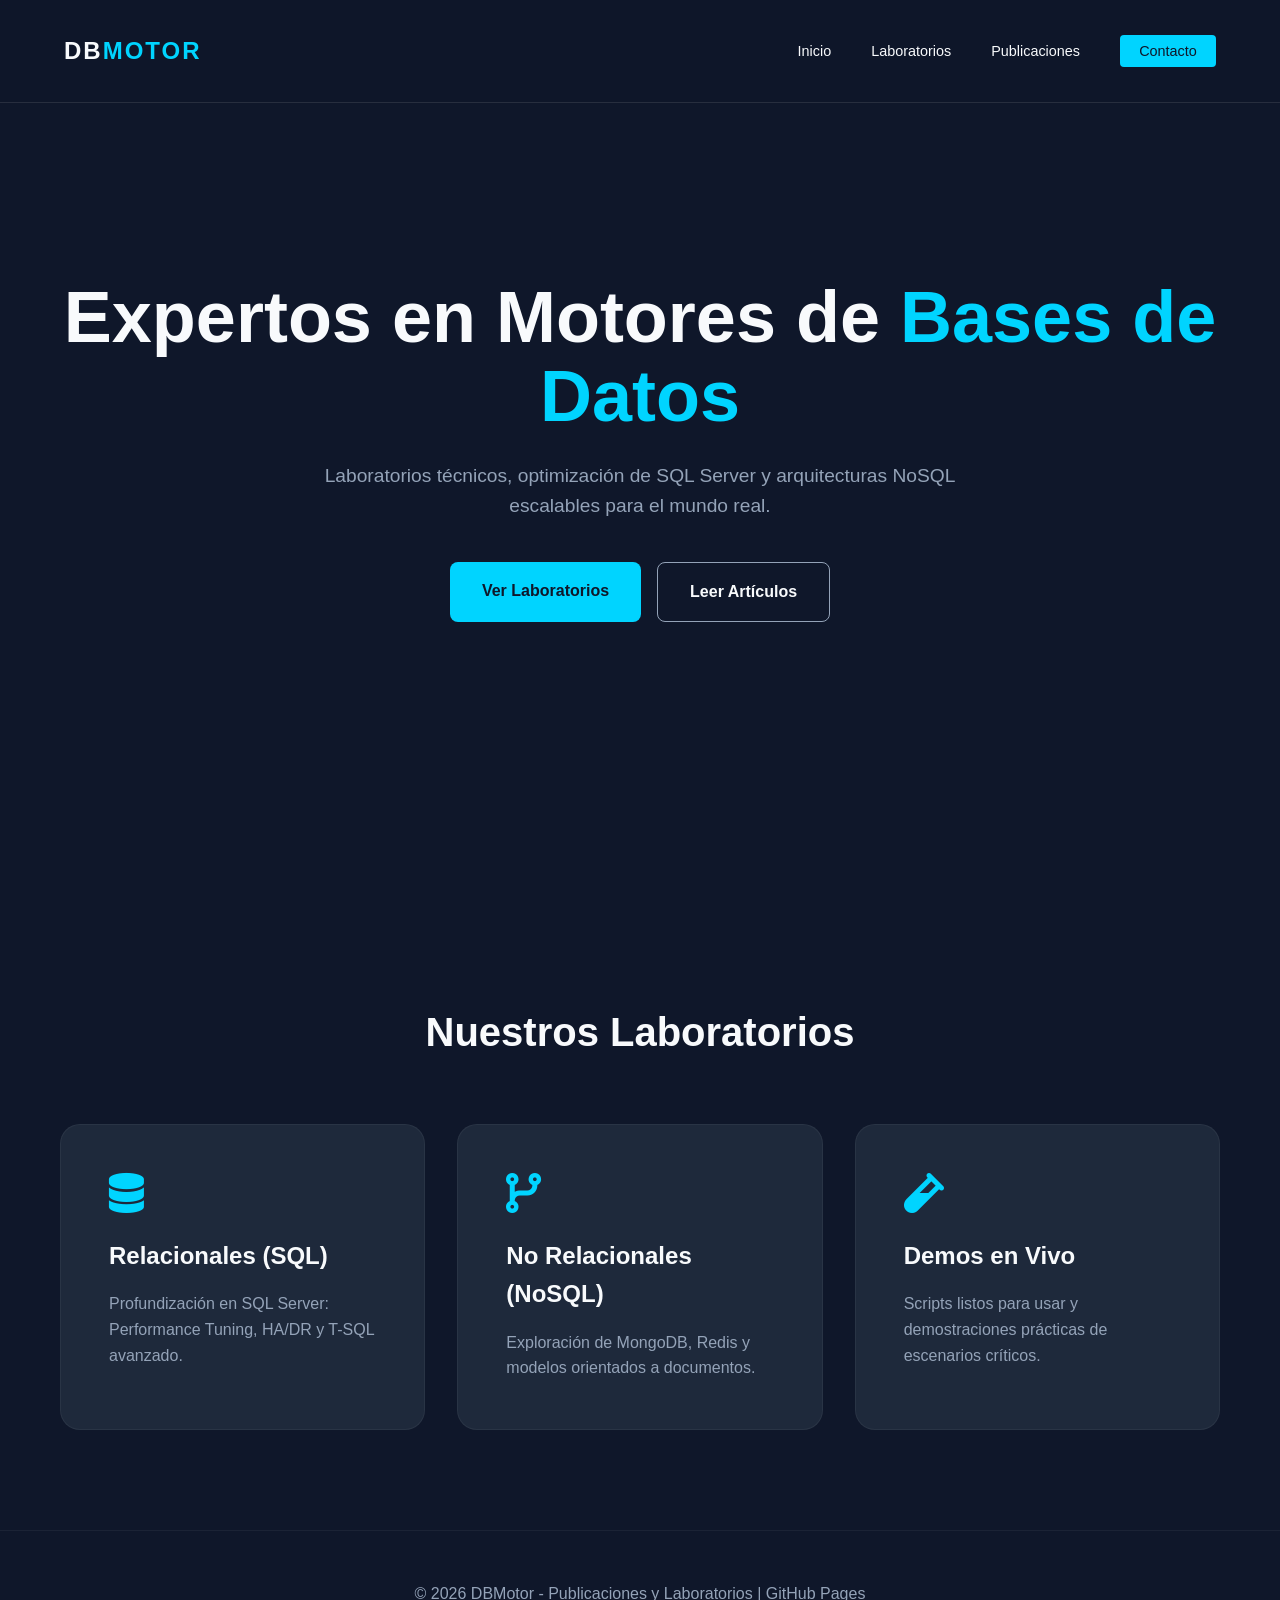
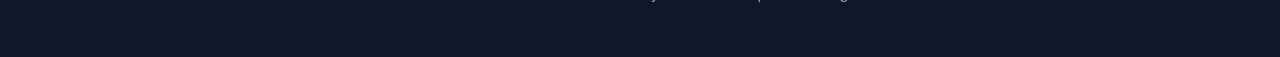
<file: index.html>
<!DOCTYPE html>
<html lang="es">
<head>
    <meta charset="UTF-8">
    <meta name="viewport" content="width=device-width, initial-scale=1.0">
    <title>DB Motor | SQL & NoSQL Labs</title>
    <link rel="stylesheet" href="styles.css">
    <link rel="stylesheet" href="https://cdnjs.cloudflare.com/ajax/libs/font-awesome/6.0.0/css/all.min.css">
</head>
<body>
    <header>
        <nav class="navbar">
            <div class="logo">DB<span>Motor</span></div>
            <ul class="nav-links">
                <li><a href="index.html">Inicio</a></li>
                <li><a href="laboratorios.html">Laboratorios</a></li>
                <li><a href="#publicaciones">Publicaciones</a></li>
                <li><a href="#contacto" class="btn-primary">Contacto</a></li>
            </ul>
            <div class="menu-toggle" id="mobile-menu">
                <i class="fas fa-bars"></i>
            </div>
        </nav>
    </header>

    <section class="hero" id="inicio">
        <div class="hero-content">
            <h1>Expertos en Motores de <span>Bases de Datos</span></h1>
            <p>Laboratorios técnicos, optimización de SQL Server y arquitecturas NoSQL escalables para el mundo real.</p>
            <div class="hero-btns">
                <a href="laboratorios.html" class="btn-main">Ver Laboratorios</a>
                <a href="#publicaciones" class="btn-secondary">Leer Artículos</a>
            </div>
        </div>
    </section>

    <section class="features" id="laboratorios">
        <div class="container">
            <h2 class="section-title">Nuestros Laboratorios</h2>
            <div class="grid">
                <div class="card">
                    <i class="fas fa-database"></i>
                    <h3>Relacionales (SQL)</h3>
                    <p>Profundización en SQL Server: Performance Tuning, HA/DR y T-SQL avanzado.</p>
                </div>
                <div class="card">
                    <i class="fas fa-code-branch"></i>
                    <h3>No Relacionales (NoSQL)</h3>
                    <p>Exploración de MongoDB, Redis y modelos orientados a documentos.</p>
                </div>
                <div class="card" onclick="window.location.href='laboratorios.html'" style="cursor: pointer;">
                    <i class="fas fa-vial"></i>
                    <h3>Demos en Vivo</h3>
                    <p>Scripts listos para usar y demostraciones prácticas de escenarios críticos.</p>
                </div>
            </div>
        </div>
    </section>

    <footer>
        <p>&copy; 2026 DBMotor - Publicaciones y Laboratorios | GitHub Pages</p>
    </footer>

    <script src="script.js"></script>
</body>
</html>
</file>
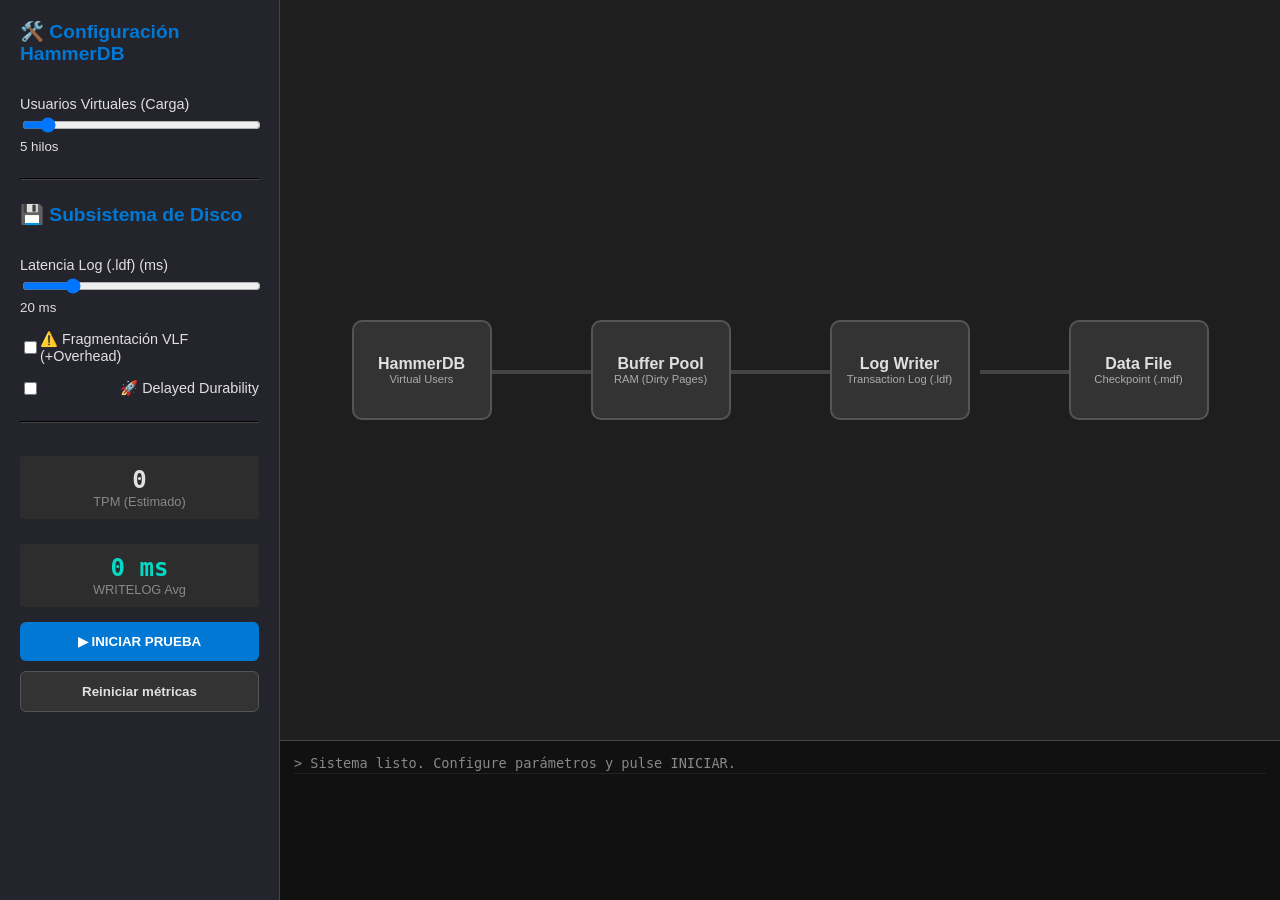
<file: 01 Recuros.html>
<!DOCTYPE html>
<html lang="es">
<head>
    <meta charset="UTF-8">
    <meta name="viewport" content="width=device-width, initial-scale=1.0">
    <title>SQL Server Internals Simulator - AsistenteDBA</title>
    <style>
        :root { --bg: #121212; --card: #1e1e1e; --panel: #24242c; --text: #e0e0e0; --accent: #0078d4; --danger: #cf6679; --success: #03dac6; --warn: #bb86fc; }
        *, *::before, *::after { box-sizing: border-box; }
        body { font-family: 'Segoe UI', Consolas, sans-serif; background: var(--bg); color: var(--text); margin: 0; height: 100vh; display: flex; overflow: hidden; }
        
        /* Dashboard Layout */
        .dashboard { display: flex; width: 100%; height: 100vh; min-width: 0; min-height: 0; }
        
        /* Controls Panel */
        .controls { width: 280px; flex: 0 0 280px; background: var(--panel); padding: 20px; border-right: 1px solid #444; display: flex; flex-direction: column; gap: 15px; overflow-y: auto; box-sizing: border-box; }
        h2 { margin-top: 0; font-size: 1.2rem; color: var(--accent); }
        label { font-size: 0.9rem; display: flex; justify-content: space-between; align-items: center; }
        input[type="range"] { width: 100%; margin-top: 5px; }
        button { background: var(--accent); color: white; border: none; padding: 12px; border-radius: 6px; cursor: pointer; font-weight: bold; transition: 0.2s; width: 100%; }
        button:hover { filter: brightness(1.2); }
        button.stop { background: var(--danger); }
        .control-actions { display: grid; gap: 10px; }
        .button-secondary { background: #333; border: 1px solid #555; color: var(--text); }
        
        .metric-box { background: #2d2d2d; padding: 10px; border-radius: 4px; text-align: center; margin-top: 10px; }
        .metric-val { font-size: 1.5rem; font-weight: bold; font-family: monospace; }
        .metric-lbl { font-size: 0.8rem; color: #888; }

        @media (max-width: 768px) {
            .dashboard { flex-direction: column; overflow-y: auto; height: auto; }
            .controls { width: 100%; flex: none; border-right: none; border-bottom: 1px solid #444; }
            .main-content { min-height: 400px; height: auto; padding: 10px; }
            .stats-grid { grid-template-columns: 1fr; }
            body { overflow-y: auto; height: auto; }
        }

        /* Simulation Area */
        .simulation-area { background: var(--card); position: relative; overflow: hidden; display: flex; flex-direction: column; flex: 1; min-width: 0; min-height: 0; }
        .pipeline { flex: 1; display: flex; align-items: center; justify-content: space-around; gap: 20px; padding: 32px; position: relative; min-height: 0; }
        
        /* Components */
        .component { 
            width: 140px; height: 100px; 
            background: #333; border: 2px solid #555; 
            border-radius: 10px; display: flex; flex-direction: column; 
            align-items: center; justify-content: center; 
            z-index: 10; position: relative;
            transition: transform 0.1s;
        }
        .component strong { font-size: 1rem; }
        .component small { font-size: 0.7rem; color: #aaa; }
        .queue-count { position: absolute; top: -10px; right: -10px; background: var(--danger); color: white; border-radius: 50%; width: 25px; height: 25px; display: flex; align-items: center; justify-content: center; font-size: 0.8rem; font-weight: bold; opacity: 0; transition: opacity 0.3s; }
        
        /* Connecting Lines */
        .connector { position: absolute; height: 4px; background: #444; top: 50%; z-index: 1; }
        
        /* Particles (Transactions) */
        .particle {
            position: absolute; width: 12px; height: 12px;
            background: var(--success); border-radius: 50%;
            top: 50%; margin-top: -6px; z-index: 5;
            box-shadow: 0 0 5px var(--success);
        }
        
        /* Log Console */
        .console { flex: 0 0 160px; background: #111; padding: 14px; overflow-y: auto; font-family: Consolas, monospace; font-size: 0.85rem; border-top: 1px solid #444; box-sizing: border-box; }
        .log-entry { margin-bottom: 4px; border-bottom: 1px solid #222; padding-bottom: 2px; }
        .err { color: var(--danger); } .warn { color: var(--warn); } .info { color: #888; } .succ { color: var(--success); }

        /* States */
        .component.stressed { border-color: var(--danger); box-shadow: 0 0 15px rgba(207, 102, 121, 0.3); animation: shake 0.5s infinite; }
        .component.writing { border-color: var(--success); }

        @media (max-width: 900px) {
            .dashboard { flex-direction: column; }
            .controls { width: 100%; flex: 0 0 auto; max-height: 260px; border-right: none; border-bottom: 1px solid #444; }
            .pipeline { padding: 20px; overflow-x: auto; justify-content: flex-start; }
            .component { flex: 0 0 140px; }
        }

        @keyframes shake { 0% { transform: translate(1px, 1px); } 50% { transform: translate(-1px, -1px); } 100% { transform: translate(1px, 1px); } }
    </style>
</head>
<body>

<div class="dashboard">
    <div class="controls">
        <h2>🛠️ Configuración HammerDB</h2>
        
        <div>
            <label>Usuarios Virtuales (Carga)</label>
            <input type="range" id="slider-load" min="1" max="50" value="5">
            <small id="val-load">5 hilos</small>
        </div>

        <hr style="border-color: #444; width: 100%;">
        <h2>💾 Subsistema de Disco</h2>

        <div>
            <label>Latencia Log (.ldf) (ms)</label>
            <input type="range" id="slider-latency" min="1" max="100" value="20">
            <small id="val-latency">20 ms</small>
        </div>

        <label style="cursor: pointer;">
            <input type="checkbox" id="check-vlf"> ⚠️ Fragmentación VLF (+Overhead)
        </label>
        
        <label style="cursor: pointer;">
            <input type="checkbox" id="check-durability"> 🚀 Delayed Durability
        </label>

        <hr style="border-color: #444; width: 100%;">
        
        <div class="metric-box">
            <div class="metric-val" id="metric-tpm">0</div>
            <div class="metric-lbl">TPM (Estimado)</div>
        </div>
        
        <div class="metric-box">
            <div class="metric-val" id="metric-wait" style="color: var(--success)">0 ms</div>
            <div class="metric-lbl">WRITELOG Avg</div>
        </div>

        <div class="control-actions">
            <button onclick="toggleSimulation()" id="btn-start">▶ INICIAR PRUEBA</button>
            <button onclick="resetMetrics()" class="button-secondary">Reiniciar métricas</button>
        </div>
    </div>

    <div class="simulation-area">
        <div class="pipeline">
            <div class="connector" style="left: 10%; width: 25%;"></div>
            <div class="connector" style="left: 40%; width: 25%;"></div>
            <div class="connector" style="left: 70%; width: 20%;"></div>

            <div class="component" id="node-app">
                <strong>HammerDB</strong>
                <small>Virtual Users</small>
            </div>

            <div class="component" id="node-buffer">
                <strong>Buffer Pool</strong>
                <small>RAM (Dirty Pages)</small>
                <div class="queue-count" id="q-buffer">0</div>
            </div>

            <div class="component" id="node-log">
                <strong>Log Writer</strong>
                <small>Transaction Log (.ldf)</small>
                <div class="queue-count" id="q-log">0</div>
            </div>

            <div class="component" id="node-disk">
                <strong>Data File</strong>
                <small>Checkpoint (.mdf)</small>
            </div>
        </div>
        
        <div class="console" id="console-output">
            <div class="log-entry info">> Sistema listo. Configure parámetros y pulse INICIAR.</div>
        </div>
    </div>
</div>

<script>
    // Configuración del Estado
    let isRunning = false;
    let transactionsCompleted = 0;
    let totalWaitTime = 0;
    let waitSamples = 0;
    let logQueue = 0;
    let bufferContention = 0;
    let testStartTime = performance.now();
    
    // Referencias DOM
    const els = {
        app: document.getElementById('node-app'),
        buffer: document.getElementById('node-buffer'),
        log: document.getElementById('node-log'),
        disk: document.getElementById('node-disk'),
        console: document.getElementById('console-output'),
        tpm: document.getElementById('metric-tpm'),
        wait: document.getElementById('metric-wait'),
        qLog: document.getElementById('q-log'),
        btn: document.getElementById('btn-start')
    };

    // Listeners Inputs
    document.getElementById('slider-load').oninput = (e) => document.getElementById('val-load').innerText = e.target.value + " hilos";
    document.getElementById('slider-latency').oninput = (e) => document.getElementById('val-latency').innerText = e.target.value + " ms";

    function log(msg, type = 'info') {
        const div = document.createElement('div');
        div.className = `log-entry ${type}`;
        div.innerText = `> ${msg}`;
        els.console.prepend(div);
        if (els.console.children.length > 20) els.console.lastChild.remove();
    }

    function toggleSimulation() {
        isRunning = !isRunning;
        els.btn.innerText = isRunning ? "⏹ DETENER" : "▶ INICIAR PRUEBA";
        els.btn.className = isRunning ? "stop" : "";
        
        if (isRunning) {
            resetMetrics(false);
            log("Iniciando carga TPC-C simulada...", "info");
            loop();
            updateMetrics();
        } else {
            log("Prueba detenida.", "warn");
        }
    }

    function resetMetrics(writeLog = true) {
        transactionsCompleted = 0;
        totalWaitTime = 0;
        waitSamples = 0;
        logQueue = 0;
        testStartTime = performance.now();
        document.querySelectorAll('.particle').forEach(p => p.remove());
        updateQueueUI();
        els.tpm.innerText = '0';
        els.wait.innerText = '0 ms';
        els.wait.style.color = 'var(--success)';
        if (writeLog) log('Métricas reiniciadas.', 'info');
    }

    // Bucle Principal (Game Loop)
    function loop() {
        if (!isRunning) return;

        const load = parseInt(document.getElementById('slider-load').value);
        // Probabilidad de generar nueva transacción basada en la carga
        if (Math.random() < (load * 0.05)) {
            spawnTransaction();
        }

        // Procesar cola del Log
        processLogQueue();

        requestAnimationFrame(loop);
    }

    // Generar Partícula Visual
    function spawnTransaction() {
        const p = document.createElement('div');
        p.className = 'particle';
        document.querySelector('.pipeline').appendChild(p);

        // Animación: App -> Buffer
        animateParticle(p, els.app, els.buffer, 500, () => {
            // Fase 2: Buffer -> Log (Aquí es donde ocurre el cuello de botella)
            if (checkBufferHealth()) {
                logQueue++;
                updateQueueUI();
                
                // Si Delayed Durability está ON, pasa rápido
                const isDelayed = document.getElementById('check-durability').checked;
                
                if (isDelayed) {
                     // Pasa casi instantáneo al disco (checkpoints asíncronos)
                    animateParticle(p, els.buffer, els.disk, 200, () => {
                        finishTransaction(p);
                        logQueue--; // Se libera rápido
                        updateQueueUI();
                    });
                } else {
                    // Si es Normal, tiene que esperar al Log Writer
                    // La partícula se "absorbe" en el nodo Log y espera
                    animateParticle(p, els.buffer, els.log, 400, () => {
                        p.remove(); // Se queda en cola lógica, no visual
                    });
                }
            } else {
                p.remove(); // Fallo por buffer lleno
            }
        });
    }

    // Mueve un div de A a B
    function animateParticle(el, from, to, duration, callback) {
        const fRect = from.getBoundingClientRect();
        const tRect = to.getBoundingClientRect();
        const parentRect = document.querySelector('.pipeline').getBoundingClientRect();

        const startX = fRect.left - parentRect.left + fRect.width/2;
        const startY = fRect.top - parentRect.top + fRect.height/2;
        const endX = tRect.left - parentRect.left + tRect.width/2;
        const endY = tRect.top - parentRect.top + tRect.height/2;

        const anim = el.animate([
            { transform: `translate(${startX}px, ${startY}px)` },
            { transform: `translate(${endX}px, ${endY}px)` }
        ], { duration: duration, easing: 'linear' });

        anim.onfinish = callback;
    }

    // Simula el Log Writer (El hilo background)
    let isWritingLog = false;
    function processLogQueue() {
        if (logQueue > 0 && !isWritingLog) {
            isWritingLog = true;
            
            // Calcular latencia real
            let baseLatency = parseInt(document.getElementById('slider-latency').value);
            const hasVLF = document.getElementById('check-vlf').checked;
            
            // Si hay fragmentación VLF, añadimos penalización aleatoria y fuerte
            let currentLatency = hasVLF ? baseLatency + (Math.random() * 50) : baseLatency;

            els.log.classList.add('writing');

            // Simular tiempo de escritura en disco
            setTimeout(() => {
                // Procesamos un "batch" de transacciones de la cola
                const batchSize = 1; // El log writer escribe bloques
                logQueue = Math.max(0, logQueue - batchSize);
                
                transactionsCompleted += batchSize;
                
                // Registrar métricas
                totalWaitTime += currentLatency;
                waitSamples++;

                els.log.classList.remove('writing');
                isWritingLog = false;
                updateQueueUI();

                // Visualizar Checkpoint ocasional
                if (transactionsCompleted % 10 === 0) {
                    flashComponent(els.disk);
                }

            }, currentLatency * 5); // Multiplicador para efecto visual (sino es muy rápido)
        }
    }

    function checkBufferHealth() {
        // Simular PAGEIOLATCH si la carga es muy alta
        const load = parseInt(document.getElementById('slider-load').value);
        if (load > 40 && Math.random() > 0.98) {
            log("PAGEIOLATCH_EX: Buffer Pool saturado buscando páginas.", "err");
            els.buffer.classList.add('stressed');
            setTimeout(() => els.buffer.classList.remove('stressed'), 500);
            return false; // Transacción fallida/lenta
        }
        return true;
    }

    function finishTransaction(p) {
        p.remove();
        transactionsCompleted++;
    }

    function updateQueueUI() {
        els.qLog.innerText = logQueue;
        els.qLog.style.opacity = logQueue > 0 ? 1 : 0;
        
        // Si la cola crece mucho -> WRITELOG Crítico
        if (logQueue > 10) {
            els.log.classList.add('stressed');
            if (Math.random() > 0.9) log(`WRITELOG Alto: ${logQueue} tareas esperando flush.`, "warn");
        } else {
            els.log.classList.remove('stressed');
        }
    }

    function flashComponent(el) {
        el.style.borderColor = '#03dac6';
        setTimeout(() => el.style.borderColor = '#555', 200);
    }

    function updateMetrics() {
        if (!isRunning) return;
        
        // Calcular TPM (falso pero realista visualmente)
        // Escalamos transactionsCompleted a un valor tipo "TPM"
        const elapsedMinutes = Math.max((performance.now() - testStartTime) / 60000, 0.001);
        let tpm = Math.round(transactionsCompleted / elapsedMinutes);
        // Evitar Infinity al inicio
        if (tpm < 0 || isNaN(tpm)) tpm = 0;

        els.tpm.innerText = tpm.toLocaleString();

        // Calcular Wait Promedio
        let avgWait = waitSamples > 0 ? (totalWaitTime / waitSamples).toFixed(1) : 0;
        els.wait.innerText = avgWait + " ms";
        
        // Colorear métricas
        els.wait.style.color = avgWait > 20 ? "var(--danger)" : (avgWait > 10 ? "var(--warn)" : "var(--success)");

        setTimeout(updateMetrics, 1000);
    }

</script>

</body>
</html>
</file>
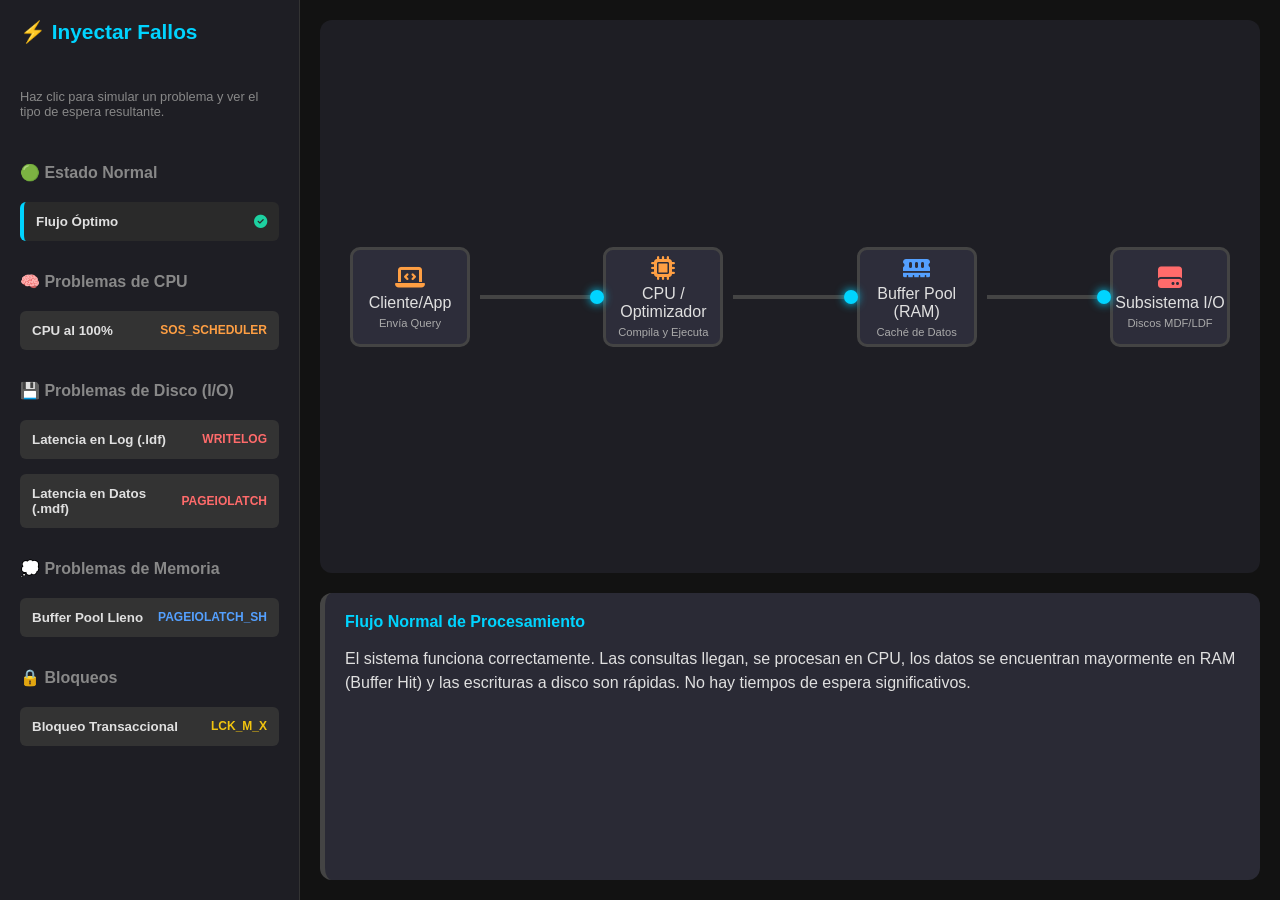
<file: 02 Recuros - cuellos.html>
<!DOCTYPE html>
<html lang="es">
<head>
    <meta charset="UTF-8">
    <meta name="viewport" content="width=device-width, initial-scale=1.0">
    <title>Simulador de Cuellos de Botella SQL Server - AsistenteDBA</title>
    <style>
        :root {
            --bg-main: #121212; --bg-panel: #1e1e24; --text-primary: #e0e0e0;
            --accent: #00d4ff; --cpu: #ff9f43; --ram: #54a0ff; --disk: #ff6b6b; --network: #1dd1a1;
            --danger: #e74c3c; --warning: #f1c40f;
        }
        *, *::before, *::after { box-sizing: border-box; }
        body {
            font-family: 'Segoe UI', Consolas, Tahoma, sans-serif;
            background-color: var(--bg-main); color: var(--text-primary);
            margin: 0; display: flex; height: 100vh; overflow: hidden;
        }

        /* CONTROLES LATERALES */
        .sidebar {
            flex: 0 0 300px; background: var(--bg-panel); padding: 20px;
            display: flex; flex-direction: column; gap: 15px; border-right: 1px solid #333; overflow-y: auto;
        }
        h2 { margin-top: 0; color: var(--accent); font-size: 1.3rem; }
        h3 { font-size: 1rem; margin-bottom: 5px; color: #888; }
        .btn-scenario {
            padding: 12px; border: none; border-radius: 6px;
            background: #333; color: var(--text-primary); cursor: pointer;
            text-align: left; font-weight: bold; transition: all 0.2s;
            display: flex; align-items: center; justify-content: space-between; gap: 12px;
        }
        .btn-scenario > span { font-size: 0.75rem; text-align: right; white-space: nowrap; }
        .btn-scenario:hover { filter: brightness(1.2); }
        .btn-scenario.active { border-left: 4px solid var(--accent); background: #2a2a2a; }
        .accent-cpu { color: var(--cpu); } .accent-ram { color: var(--ram); } .accent-disk { color: var(--disk); }

        /* ÁREA PRINCIPAL DE SIMULACIÓN */
        .main-area {
            flex: 1; display: flex; flex-direction: column; gap: 20px; padding: 20px; min-width: 0; min-height: 0;
        }
        .diagram-container {
            flex: 2; background: var(--bg-panel); border-radius: 12px; padding: 30px;
            position: relative; display: flex; align-items: center; justify-content: space-between;
            overflow: hidden; min-height: 260px;
        }

        /* NODOS DEL FLUJO */
        .node {
            width: 120px; height: 100px; background: #2d2d3a; border: 3px solid #444;

        @media (max-width: 768px) {
            body { flex-direction: column; height: auto; overflow-y: auto; }
            .sidebar { width: 100%; flex: none; border-right: none; border-bottom: 1px solid #333; height: 300px; }
            .main-area { padding: 10px; gap: 10px; }
            .diagram-container { min-height: 400px; flex-direction: column; padding: 20px; }
            .node { transform: scale(0.8); }
        }
            border-radius: 10px; display: flex; flex-direction: column; align-items: center; justify-content: center;
            text-align: center; position: relative; z-index: 2; transition: all 0.3s; flex: 0 0 120px;
        }
        .node small { display: block; font-size: 0.7rem; color: #aaa; margin-top: 5px; }
        .node i { font-size: 1.5rem; margin-bottom: 5px; }

        .node.bottleneck {
            border-color: var(--danger); box-shadow: 0 0 20px rgba(231, 76, 60, 0.4); animation: pulse 1s infinite alternate;
        }

        /* CONECTORES Y FLUJO */
        .connector { flex: 1; min-width: 70px; height: 4px; background: #444; position: relative; margin: 0 10px; }
        .packet {
            position: absolute; width: 14px; height: 14px; background: var(--accent);
            border-radius: 50%; top: 50%; margin-top: -7px; z-index: 5;
            box-shadow: 0 0 10px var(--accent);
        }

        /* ALERTAS DE ERROR */
        .wait-alert {
            position: absolute; top: -50px; left: 50%; transform: translateX(-50%);
            background: var(--danger); color: white; padding: 8px 15px; border-radius: 20px;
            font-weight: bold; font-family: Consolas, monospace; font-size: 0.9rem;
            white-space: nowrap; opacity: 0; transition: opacity 0.3s, top 0.3s; z-index: 10;
        }
        .node.bottleneck .wait-alert { opacity: 1; top: -65px; }

        /* PANEL DE EXPLICACIÓN */
        .explanation-panel {
            flex: 1; background: #2a2a35; border-radius: 12px; padding: 20px; border-left: 5px solid #444; overflow-y: auto; min-height: 0;
        }
        #explanation-title { margin-top: 0; color: var(--accent); }
        #explanation-text { line-height: 1.5; }

        @keyframes pulse { from { transform: scale(1); } to { transform: scale(1.03); } }

        @media (max-width: 900px) {
            body { flex-direction: column; overflow-y: auto; }
            .sidebar { flex: 0 0 auto; max-height: 280px; border-right: none; border-bottom: 1px solid #333; }
            .main-area { min-height: 560px; }
            .diagram-container { overflow-x: auto; justify-content: flex-start; }
        }
    </style>
    <link rel="stylesheet" href="https://cdnjs.cloudflare.com/ajax/libs/font-awesome/6.4.0/css/all.min.css">
</head>
<body>

<nav class="sidebar">
    <h2>⚡ Inyectar Fallos</h2>
    <p style="font-size: 0.8rem; color: #888;">Haz clic para simular un problema y ver el tipo de espera resultante.</p>
    
    <h3>🟢 Estado Normal</h3>
    <button class="btn-scenario active" onclick="setScenario('normal', this)">
        Flujo Óptimo <i class="fas fa-check-circle" style="color: var(--network)"></i>
    </button>

    <h3>🧠 Problemas de CPU</h3>
    <button class="btn-scenario" onclick="setScenario('cpu_high', this)">
        CPU al 100% <span class="accent-cpu">SOS_SCHEDULER</span>
    </button>

    <h3>💾 Problemas de Disco (I/O)</h3>
    <button class="btn-scenario" onclick="setScenario('disk_log', this)">
        Latencia en Log (.ldf) <span class="accent-disk">WRITELOG</span>
    </button>
    <button class="btn-scenario" onclick="setScenario('disk_data', this)">
        Latencia en Datos (.mdf) <span class="accent-disk">PAGEIOLATCH</span>
    </button>

    <h3>💭 Problemas de Memoria</h3>
    <button class="btn-scenario" onclick="setScenario('memory_low', this)">
        Buffer Pool Lleno <span class="accent-ram">PAGEIOLATCH_SH</span>
    </button>

    <h3>🔒 Bloqueos</h3>
    <button class="btn-scenario" onclick="setScenario('blocking', this)">
        Bloqueo Transaccional <span style="color: var(--warning)">LCK_M_X</span>
    </button>
</nav>

<main class="main-area">
    <div class="diagram-container" id="diagram">
        
        <div class="node" id="node-client">
            <i class="fas fa-laptop-code accent-cpu"></i>
            Cliente/App<small>Envía Query</small>
        </div>

        <div class="connector"><div class="packet"></div></div>

        <div class="node" id="node-cpu">
            <i class="fas fa-microchip accent-cpu"></i>
            <div class="wait-alert" id="alert-cpu"></div>
            CPU / Optimizador<small>Compila y Ejecuta</small>
        </div>

        <div class="connector"><div class="packet"></div></div>

        <div class="node" id="node-ram">
            <i class="fas fa-memory accent-ram"></i>
            <div class="wait-alert" id="alert-ram"></div>
            Buffer Pool (RAM)<small>Caché de Datos</small>
        </div>

        <div class="connector"><div class="packet"></div></div>

        <div class="node" id="node-disk">
            <i class="fas fa-hdd accent-disk"></i>
            <div class="wait-alert" id="alert-disk"></div>
            Subsistema I/O<small>Discos MDF/LDF</small>
        </div>

    </div>

    <div class="explanation-panel" id="explanation-box">
        <h3 id="explanation-title">Flujo Normal de Procesamiento</h3>
        <p id="explanation-text">El sistema funciona correctamente. Las consultas llegan, se procesan en CPU, los datos se encuentran mayormente en RAM (Buffer Hit) y las escrituras a disco son rápidas. No hay tiempos de espera significativos.</p>
    </div>
</main>

<script>
    let currentScenario = 'normal';
    const packets = document.querySelectorAll('.packet');
    const nodes = {
        cpu: document.getElementById('node-cpu'),
        ram: document.getElementById('node-ram'),
        disk: document.getElementById('node-disk')
    };
    const alerts = {
        cpu: document.getElementById('alert-cpu'),
        ram: document.getElementById('alert-ram'),
        disk: document.getElementById('alert-disk')
    };
    const explanation = {
        title: document.getElementById('explanation-title'),
        text: document.getElementById('explanation-text'),
        box: document.getElementById('explanation-box')
    };

    // Datos de los escenarios
    const scenarios = {
        'normal': {
            title: "✅ Flujo Normal de Procesamiento",
            text: "El motor opera sin contención. Las consultas fluyen rápidamente a través de todas las etapas. Las métricas de espera (wait stats) estarían cerca de cero.",
            color: "#444",
            speeds: [1, 1, 1] // Velocidad normal en cada tramo
        },
        'cpu_high': {
            title: "🔥 Cuello de Botella: CPU Saturada",
            text: "La CPU está al 100%. Hay más hilos (threads) intentando ejecutarse de los que el procesador puede atender. Los hilos deben 'ceder' su turno voluntariamente.",
            wait: "SOS_SCHEDULER_YIELD",
            target: "cpu",
            color: "var(--cpu)",
            speeds: [0.1, 1, 1] // Lento al inicio
        },
        'disk_log': {
            title: "📝 Cuello de Botella: Escritura en Log (.ldf)",
            text: "Típico en cargas masivas (ej. HammerDB). El disco no alcanza a escribir las confirmaciones de transacción (Commits) secuencialmente. Toda la base de datos se ralentiza esperando que el log se vacíe al disco.",
            wait: "WRITELOG",
            target: "disk",
            color: "var(--disk)",
            speeds: [1, 1, 0.05] // Muy lento al final
        },
        'disk_data': {
            title: "🐌 Cuello de Botella: Lectura/Escritura Datos (.mdf)",
            text: "SQL necesita leer una página de datos del disco (porque no estaba en RAM) o escribir una página sucia, y el disco tarda mucho en responder. Común en discos mecánicos o sistemas de almacenamiento saturados.",
            wait: "PAGEIOLATCH_EX (o SH)",
            target: "disk",
            color: "var(--disk)",
            speeds: [1, 0.5, 0.1]
        },
        'memory_low': {
            title: "🧠 Cuello de Botella: Presión de Memoria (RAM)",
            text: "El Buffer Pool es muy pequeño para los datos que se consultan. SQL Server tiene que estar constantemente sacando y metiendo páginas del disco a la RAM ('Buffer Thrashing'), generando latencia en el acceso a memoria.",
            wait: "PAGEIOLATCH_SH / RESOURCE_SEMAPHORE",
            target: "ram",
            color: "var(--ram)",
            speeds: [1, 0.1, 0.5]
        },
        'blocking': {
            title: "🔒 Cuello de Botella: Bloqueo (Blocking)",
            text: "No es un problema de hardware. Una transacción (Sesión A) tiene bloqueada una tabla o fila, y otra transacción (Sesión B) intenta acceder al mismo recurso. La Sesión B queda 'suspendida' esperando que la A termine.",
            wait: "LCK_M_X (Wait for Lock)",
            target: "cpu", // Se manifiesta antes de entrar a I/O
            color: "var(--warning)",
            speeds: [0.01, 0.01, 0.01] // Todo se detiene
        }
    };

    function setScenario(scenarioId, btn) {
        currentScenario = scenarioId;
        
        // Actualizar UI de botones
        document.querySelectorAll('.btn-scenario').forEach(b => b.classList.remove('active'));
        btn.classList.add('active');

        // Resetear nodos
        Object.values(nodes).forEach(n => n.classList.remove('bottleneck'));
        Object.values(alerts).forEach(a => a.innerText = '');

        // Aplicar nuevo escenario
        const data = scenarios[scenarioId];
        explanation.title.innerText = data.title;
        explanation.text.innerText = data.text;
        explanation.box.style.borderLeftColor = data.color;

        if (data.wait) {
            nodes[data.target].classList.add('bottleneck');
            alerts[data.target].innerText = data.wait;
        }
    }

    // Animación del flujo
    let positions = [0, 0, 0];
    function animate() {
        const speeds = scenarios[currentScenario].speeds;

        packets.forEach((pkt, i) => {
            positions[i] += speeds[i] * 1.5; // Velocidad base
            if (positions[i] > 100) positions[i] = 0;
            
            // Lógica simple para simular "atasco" visual
            if (speeds[i] < 0.2 && positions[i] > 80) {
                 positions[i] = 80 + Math.random()*5; // Se queda vibrando al final del conector
            }

            pkt.style.left = positions[i] + '%';
        });

        requestAnimationFrame(animate);
    }

    animate(); // Iniciar bucle de animación

</script>

</body>
</html>
</file>
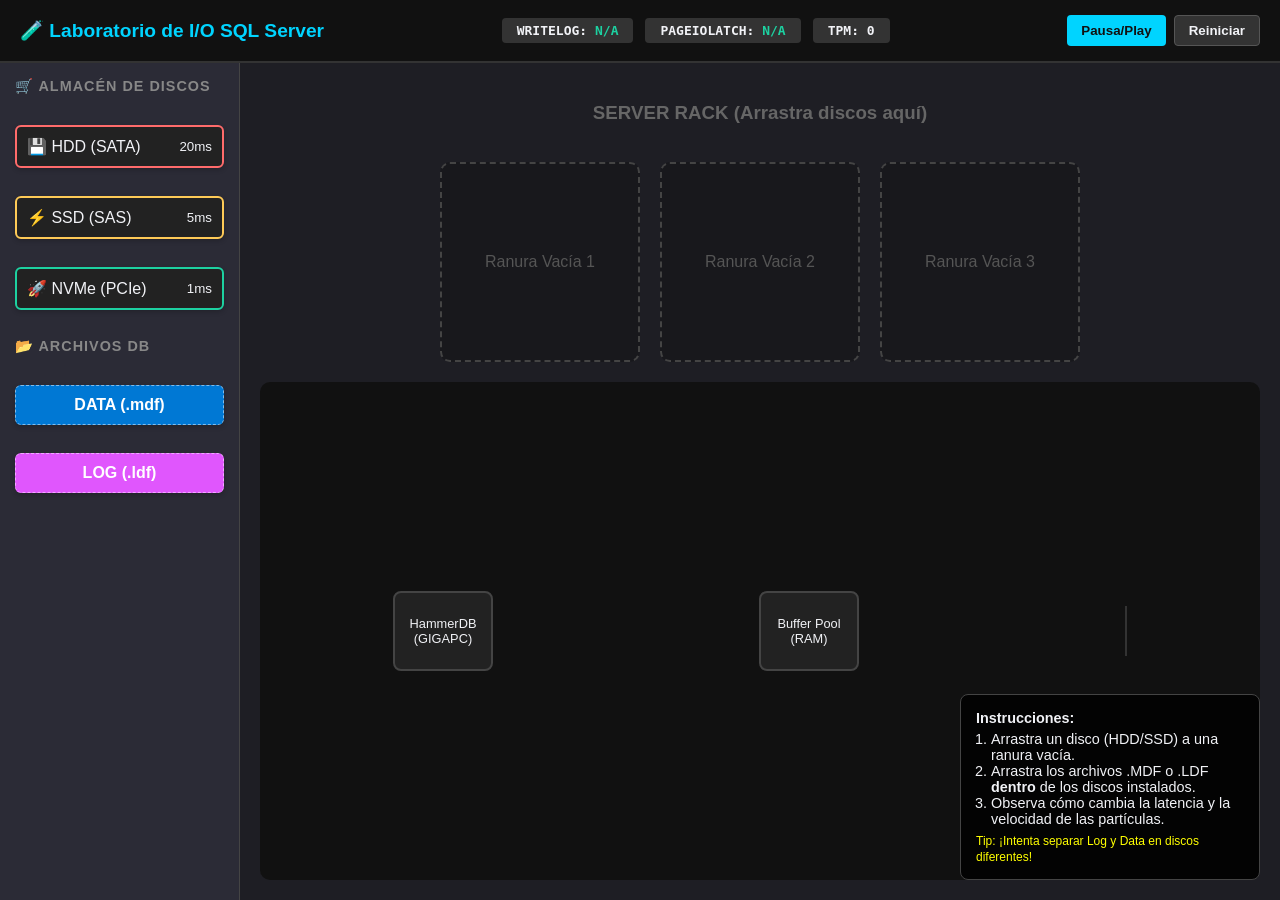
<file: 02 Recuros.html>
<!DOCTYPE html>
<html lang="es">
<head>
    <meta charset="UTF-8">
    <meta name="viewport" content="width=device-width, initial-scale=1.0">
    <title>SQL Server Storage Lab - Drag & Drop</title>
    <style>
        :root { --bg: #1e1e24; --panel: #2b2b36; --accent: #00d4ff; --hdd: #ff6b6b; --ssd: #feca57; --nvme: #1dd1a1; --text: #f1f2f6; }
        *, *::before, *::after { box-sizing: border-box; }
        body { font-family: 'Segoe UI', Tahoma, sans-serif; background: var(--bg); color: var(--text); margin: 0; height: 100vh; display: flex; flex-direction: column; overflow: hidden; }

        /* HEADER */
        header { padding: 15px 20px; background: #111; display: flex; justify-content: space-between; align-items: center; gap: 16px; border-bottom: 2px solid #333; flex-wrap: wrap; }
        h1 { margin: 0; font-size: 1.2rem; color: var(--accent); }
        .stats-bar { display: flex; gap: 12px; flex-wrap: wrap; }
        .stat { background: #333; padding: 5px 15px; border-radius: 4px; font-weight: bold; font-family: monospace; }
        .val-good { color: var(--nvme); } .val-bad { color: var(--hdd); }
        .toolbar { display: flex; gap: 8px; flex-wrap: wrap; }
        .control-button { padding: 7px 14px; background: var(--accent); border: none; border-radius: 4px; cursor: pointer; font-weight: 700; color: #111; }
        .control-button.secondary { background: #333; color: var(--text); border: 1px solid #555; }

        /* MAIN LAYOUT */
        .workspace { display: flex; flex: 1; min-height: 0; }
        
        /* SIDEBAR (INVENTORY) */
        .sidebar { width: 240px; flex: 0 0 240px; background: var(--panel); padding: 15px; border-right: 1px solid #444; display: flex; flex-direction: column; gap: 20px; overflow-y: auto; }
        .sidebar h3 { margin: 0 0 10px 0; font-size: 0.9rem; text-transform: uppercase; letter-spacing: 1px; color: #888; }
        
        /* DRAGGABLE ITEMS */
        .draggable { cursor: grab; padding: 10px; margin-bottom: 8px; border-radius: 6px; box-shadow: 0 2px 5px rgba(0,0,0,0.2); transition: transform 0.2s; user-select: none; }
        .draggable:active { cursor: grabbing; transform: scale(0.95); }
        
        .disk-item { border: 2px solid #555; background: #222; display: flex; align-items: center; justify-content: space-between; }
        .disk-hdd { border-color: var(--hdd); }
        .disk-ssd { border-color: var(--ssd); }
        .disk-nvme { border-color: var(--nvme); }
        
        .file-item { background: #0078d4; color: white; font-weight: bold; text-align: center; border: 1px dashed rgba(255,255,255,0.5); }
        .file-item.assigned { opacity: 0.65; outline: 1px solid rgba(255,255,255,0.35); }
        .file-ldf { background: #e056fd; } /* Log file color */
        .file-mdf { background: #0078d4; } /* Data file color */

        /* SERVER RACK AREA */
        .rack-area { flex: 1; padding: 20px; display: flex; flex-direction: column; gap: 20px; position: relative; min-width: 0; min-height: 0; overflow: hidden; }
        
        /* STORAGE BAYS */
        .storage-bays { display: flex; gap: 20px; justify-content: center; flex: 0 0 200px; min-width: 0; }
        .bay { width: 200px; height: 100%; border: 2px dashed #444; border-radius: 10px; background: rgba(0,0,0,0.2); display: flex; flex-direction: column; align-items: center; justify-content: center; position: relative; transition: all 0.3s; }
        .bay.drag-over { background: rgba(255,255,255,0.1); border-color: var(--accent); }

        @media (max-width: 768px) {
            body { flex-direction: column; height: auto; overflow-y: auto; }
            .sidebar { width: 100%; flex: none; border-right: none; border-bottom: 1px solid #444; }
            .rack-area { height: auto; min-height: 500px; padding: 10px; }
            .storage-bays { flex-direction: column; align-items: center; flex: none; gap: 10px; }
            .bay { width: 100%; height: 120px; }
            .node { transform: scale(0.8); }
        }
        
        /* Installed Disk Styles */
        .installed-disk { width: 90%; height: 90%; background: #2a2a2a; border-radius: 8px; padding: 10px; display: flex; flex-direction: column; gap: 10px; position: relative; }
        .disk-label { font-size: 0.8rem; font-weight: bold; text-align: right; }
        .disk-activity { width: 10px; height: 10px; border-radius: 50%; background: #333; position: absolute; top: 10px; left: 10px; }
        .disk-activity.active { background: #0f0; box-shadow: 0 0 10px #0f0; }

        .file-slot { height: 40px; border: 1px dotted #555; border-radius: 4px; display: flex; align-items: center; justify-content: center; color: #555; font-size: 0.8rem; transition: background 0.3s; }
        .file-slot.has-file { border: none; }

        /* VISUALIZATION PIPELINE */
        .pipeline { flex: 1; min-height: 220px; background: #111; border-radius: 10px; position: relative; overflow: hidden; display: flex; justify-content: space-around; align-items: center; }
        .pipe-node { width: 100px; height: 80px; background: #222; border: 2px solid #444; border-radius: 8px; display: flex; align-items: center; justify-content: center; text-align: center; font-size: 0.8rem; z-index: 2; }
        
        .particle { position: absolute; width: 12px; height: 12px; border-radius: 50%; z-index: 5; pointer-events: none; transition: transform linear; }
        .p-log { background: #e056fd; box-shadow: 0 0 8px #e056fd; }
        .p-data { background: #0078d4; box-shadow: 0 0 8px #0078d4; }

        /* Instructions Overlay */
        .overlay { position: absolute; bottom: 20px; right: 20px; background: rgba(0,0,0,0.82); padding: 15px; border-radius: 8px; border: 1px solid #444; max-width: 300px; font-size: 0.9rem; }

        @media (max-width: 900px) {
            .workspace { flex-direction: column; overflow-y: auto; }
            .sidebar { width: 100%; flex: 0 0 auto; max-height: 230px; border-right: none; border-bottom: 1px solid #444; }
            .rack-area { overflow: visible; }
            .storage-bays { justify-content: flex-start; overflow-x: auto; padding-bottom: 8px; }
            .bay { flex: 0 0 200px; }
            .overlay { position: static; max-width: none; }
        }
    </style>
</head>
<body>

<header>
    <h1>🧪 Laboratorio de I/O SQL Server</h1>
    <div class="stats-bar">
        <div class="stat">WRITELOG: <span id="stat-log" class="val-bad">0 ms</span></div>
        <div class="stat">PAGEIOLATCH: <span id="stat-data" class="val-good">0 ms</span></div>
        <div class="stat">TPM: <span id="stat-tpm">0</span></div>
    </div>
    <div class="toolbar">
        <button onclick="toggleSim()" class="control-button">Pausa/Play</button>
        <button onclick="resetLab()" class="control-button secondary">Reiniciar</button>
    </div>
</header>

<div class="workspace">
    <div class="sidebar">
        <h3>🛒 Almacén de Discos</h3>
        <div class="draggable disk-item disk-hdd" draggable="true" data-type="disk" data-spec="hdd">
            <span>💾 HDD (SATA)</span> <small>20ms</small>
        </div>
        <div class="draggable disk-item disk-ssd" draggable="true" data-type="disk" data-spec="ssd">
            <span>⚡ SSD (SAS)</span> <small>5ms</small>
        </div>
        <div class="draggable disk-item disk-nvme" draggable="true" data-type="disk" data-spec="nvme">
            <span>🚀 NVMe (PCIe)</span> <small>1ms</small>
        </div>

        <h3>📂 Archivos DB</h3>
        <div id="source-mdf" class="draggable file-item file-mdf" draggable="true" data-type="file" data-file="mdf">
            DATA (.mdf)
        </div>
        <div id="source-ldf" class="draggable file-item file-ldf" draggable="true" data-type="file" data-file="ldf">
            LOG (.ldf)
        </div>
    </div>

    <div class="rack-area">
        <h3 style="text-align: center; color: #666;">SERVER RACK (Arrastra discos aquí)</h3>
        <div class="storage-bays">
            <div class="bay" ondrop="dropDisk(event)" ondragover="allowDrop(event)" id="bay-1">
                <span style="color:#555">Ranura Vacía 1</span>
            </div>
            <div class="bay" ondrop="dropDisk(event)" ondragover="allowDrop(event)" id="bay-2">
                <span style="color:#555">Ranura Vacía 2</span>
            </div>
            <div class="bay" ondrop="dropDisk(event)" ondragover="allowDrop(event)" id="bay-3">
                <span style="color:#555">Ranura Vacía 3</span>
            </div>
        </div>

        <div class="pipeline" id="pipeline">
            <div class="pipe-node" id="node-app">HammerDB<br>(GIGAPC)</div>
            <div class="pipe-node" id="node-buffer">Buffer Pool<br>(RAM)</div>
            <div style="width: 2px; height: 50px; background: #333;"></div>
            </div>

        <div class="overlay">
            <strong>Instrucciones:</strong>
            <ol style="padding-left: 15px; margin: 5px 0;">
                <li>Arrastra un disco (HDD/SSD) a una ranura vacía.</li>
                <li>Arrastra los archivos .MDF o .LDF <strong>dentro</strong> de los discos instalados.</li>
                <li>Observa cómo cambia la latencia y la velocidad de las partículas.</li>
            </ol>
            <small style="color: yellow;">Tip: ¡Intenta separar Log y Data en discos diferentes!</small>
        </div>
    </div>
</div>

<script>
    // --- ESTADO DEL SISTEMA ---
    const system = {
        running: true,
        disks: { 1: null, 2: null, 3: null }, // Bay ID -> { type: 'hdd', latency: 20, files: [] }
        files: { mdf: null, ldf: null }, // 'mdf' -> Bay ID
        metrics: { tpm: 0, logWait: 0, dataWait: 0 }
    };

    const specs = {
        hdd: { latency: 2000, name: 'HDD', color: 'var(--hdd)' }, // Latency in visualization speed units
        ssd: { latency: 500, name: 'SSD', color: 'var(--ssd)' },
        nvme: { latency: 100, name: 'NVMe', color: 'var(--nvme)' }
    };

    // --- DRAG & DROP LOGIC ---
    let draggedItem = null;

    document.addEventListener('dragstart', e => {
        draggedItem = e.target;
        e.dataTransfer.setData('type', e.target.dataset.type);
        e.dataTransfer.setData('spec', e.target.dataset.spec); // hdd, ssd, etc
        e.dataTransfer.setData('file', e.target.dataset.file); // mdf, ldf
    });

    function allowDrop(e) { e.preventDefault(); }

    function dropDisk(e) {
        e.preventDefault();
        const type = e.dataTransfer.getData('type');
        if (type !== 'disk') return;

        // Encontrar el Bay padre
        let bay = e.target.closest('.bay');
        if (!bay || bay.querySelector('.installed-disk')) return; // Ya tiene disco

        const specKey = e.dataTransfer.getData('spec');
        const spec = specs[specKey];
        const bayId = bay.id.split('-')[1];

        // Instalar Disco Visualmente
        bay.innerHTML = `
            <div class="installed-disk" style="border: 2px solid ${spec.color}" data-bay="${bayId}">
                <div class="disk-activity" id="led-${bayId}"></div>
                <div class="disk-label" style="color:${spec.color}">${spec.name}</div>
                <div class="file-slot" ondrop="dropFile(event)" ondragover="allowDrop(event)" id="slot-${bayId}-1">Arrastra Archivo Aquí</div>
                <div class="file-slot" ondrop="dropFile(event)" ondragover="allowDrop(event)" id="slot-${bayId}-2">Arrastra Archivo Aquí</div>
            </div>
        `;

        // Actualizar Sistema
        system.disks[bayId] = { type: specKey, latency: spec.latency, realMs: specKey==='hdd'?20:(specKey==='ssd'?5:1) };
    }

    function dropFile(e) {
        e.preventDefault();
        e.stopPropagation(); // No bubbler al disco
        const type = e.dataTransfer.getData('type');
        if (type !== 'file') return;

        const fileType = e.dataTransfer.getData('file'); // mdf, ldf
        const slot = e.target.closest('.file-slot');
        const bayId = e.target.closest('.installed-disk').dataset.bay;

        if (!slot) return;

        // Limpiar ubicación anterior si existía
        if (system.files[fileType]) {
            const oldBay = system.files[fileType];
            // Buscar y limpiar el slot visual anterior (simplificado: recargamos visualmente si hiciera falta, pero aquí solo movemos)
            document.querySelectorAll(`.file-slot`).forEach(s => {
                if(s.innerText.includes(fileType.toUpperCase())) {
                    s.innerHTML = "Espacio Libre";
                    s.classList.remove('has-file');
                    s.style.background = "transparent";
                    s.style.color = "#555";
                }
            });
        }

        // Asignar al nuevo slot
        system.files[fileType] = bayId;
        slot.innerHTML = `📄 .${fileType.toUpperCase()}`;
        slot.classList.add('has-file');
        slot.style.background = fileType === 'ldf' ? '#e056fd' : '#0078d4';
        slot.style.color = 'white';

        // Mantener el archivo disponible para reasignarlo a otro disco si el usuario lo necesita.
        document.getElementById(`source-${fileType}`).classList.add('assigned');
    }

    // --- SIMULACIÓN LOOP ---
    
    function toggleSim() { system.running = !system.running; }

    function resetLab() { window.location.reload(); }

    setInterval(() => {
        if (!system.running) return;
        // Solo generar tráfico si los archivos están asignados
        if (system.files.ldf) spawnTransaction('log');
        if (system.files.mdf && Math.random() > 0.7) spawnTransaction('data'); // Menos frecuente
        
        updateStats();
    }, 500);

    function spawnTransaction(type) {
        const bayId = system.files[type === 'log' ? 'ldf' : 'mdf'];
        if (!bayId) return;

        const diskData = system.disks[bayId];
        if (!diskData) return; // Disco removido?

        // Crear partícula
        const p = document.createElement('div');
        p.classList.add('particle', type === 'log' ? 'p-log' : 'p-data');
        document.getElementById('pipeline').appendChild(p);

        // Posición inicial (Buffer Pool)
        const buffer = document.getElementById('node-buffer');
        const bufferRect = buffer.getBoundingClientRect();
        const pipeRect = document.getElementById('pipeline').getBoundingClientRect();
        
        // Posición Destino (El disco físico en el rack)
        const targetDisk = document.getElementById(`bay-${bayId}`);
        const targetRect = targetDisk.getBoundingClientRect();

        // Coordenadas relativas al pipeline
        const startX = bufferRect.left - pipeRect.left + 50;
        const startY = bufferRect.top - pipeRect.top + 40;
        
        // Hack visual: proyectar el destino dentro del pipeline visualmente aunque vaya al rack
        // En realidad, vamos a simular que viaja hacia "abajo" al rack
        const endX = targetRect.left - pipeRect.left + 100;
        const endY = targetRect.top - pipeRect.top + 50;

        p.style.transform = `translate(${startX}px, ${startY}px)`;

        // Animación
        const duration = diskData.latency + (Math.random() * 200); // Variación
        
        // Flash LED del disco
        const led = document.getElementById(`led-${bayId}`);
        if(led) {
            led.classList.add('active');
            setTimeout(() => led.classList.remove('active'), 200);
        }

        const anim = p.animate([
            { transform: `translate(${startX}px, ${startY}px)`, opacity: 1 },
            { transform: `translate(${endX}px, ${endY}px)`, opacity: 0 }
        ], {
            duration: duration,
            easing: 'ease-in'
        });

        anim.onfinish = () => {
            p.remove();
            if (type === 'log') {
                system.metrics.tpm += 10;
                system.metrics.logWait = diskData.realMs;
            } else {
                system.metrics.dataWait = diskData.realMs;
            }
        };
    }

    function updateStats() {
        // Decaimiento de métricas
        if (Math.random() > 0.5) system.metrics.tpm = Math.max(0, system.metrics.tpm - 5);
        
        document.getElementById('stat-tpm').innerText = system.metrics.tpm;
        
        // Colores dinámicos
        const lLog = document.getElementById('stat-log');
        lLog.innerText = system.files.ldf ? system.metrics.logWait + ' ms' : 'N/A';
        lLog.className = system.metrics.logWait > 10 ? 'val-bad' : 'val-good';

        const lData = document.getElementById('stat-data');
        lData.innerText = system.files.mdf ? system.metrics.dataWait + ' ms' : 'N/A';
        lData.className = system.metrics.dataWait > 15 ? 'val-bad' : 'val-good';
    }

</script>
</body>
</html>
</file>
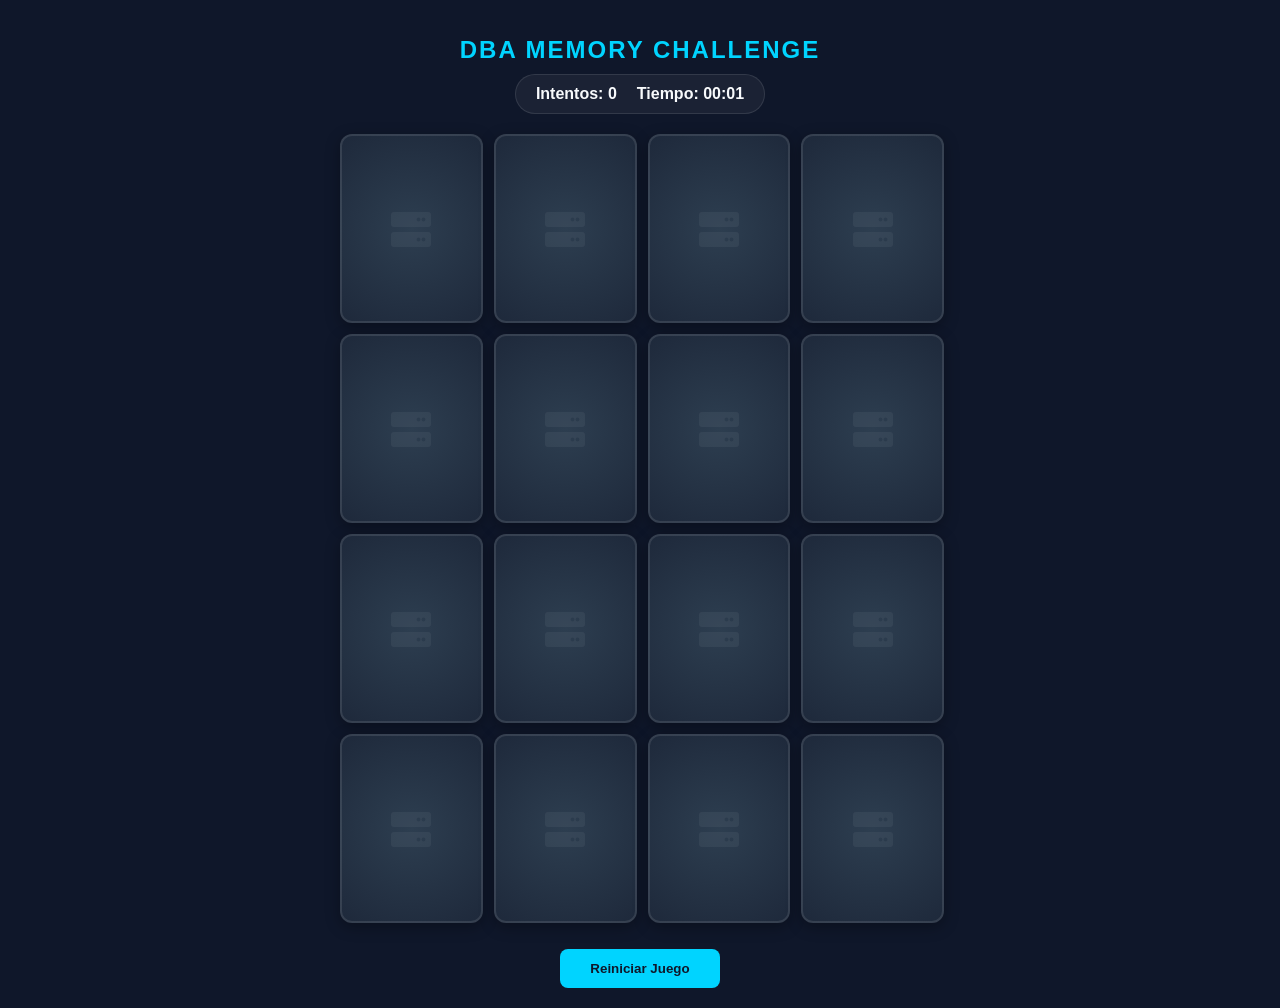
<file: juego_memory.html>
<!DOCTYPE html>
<html lang="es">
<head>
    <meta charset="UTF-8">
    <meta name="viewport" content="width=device-width, initial-scale=1.0">
    <title>DBA Memory Challenge</title>
    <link rel="stylesheet" href="https://cdnjs.cloudflare.com/ajax/libs/font-awesome/6.0.0/css/all.min.css">
    <style>
        :root {
            --bg: #0f172a;
            --card-back: #1e293b;
            --card-front: #00d4ff;
            --text: #f8fafc;
            --accent: #00d4ff;
            --success: #10b981;
        }

        body {
            font-family: 'Inter', sans-serif;
            background-color: var(--bg);
            color: var(--text);
            margin: 0;
            display: flex;
            flex-direction: column;
            align-items: center;
            min-height: 100vh;
            padding: 20px;
            overflow-x: hidden;
        }

        h1 { margin-bottom: 10px; color: var(--accent); text-transform: uppercase; letter-spacing: 2px; font-size: 1.5rem; }
        
        .stats {
            display: flex;
            gap: 20px;
            margin-bottom: 20px;
            font-weight: bold;
            background: rgba(255,255,255,0.05);
            padding: 10px 20px;
            border-radius: 30px;
            border: 1px solid rgba(255,255,255,0.1);
        }

        .game-grid {
            display: grid;
            grid-template-columns: repeat(4, 1fr);
            gap: 15px;
            max-width: 600px;
            width: 100%;
        }

        .card {
            aspect-ratio: 3/4;
            position: relative;
            transform-style: preserve-3d;
            transition: transform 0.6s cubic-bezier(0.4, 0, 0.2, 1);
            cursor: pointer;
        }

        .card.flipped { transform: rotateY(180deg); }
        .card.matched { cursor: default; }

        .card-face {
            position: absolute;
            width: 100%;
            height: 100%;
            backface-visibility: hidden;
            display: flex;
            flex-direction: column;
            align-items: center;
            justify-content: center;
            border-radius: 12px;
            border: 2px solid rgba(255,255,255,0.1);
            box-shadow: 0 4px 15px rgba(0,0,0,0.3);
        }

        .card-back {
            background-color: var(--card-back);
            background-image: radial-gradient(circle at center, #2d3e50 0%, #1e293b 100%);
        }

        .card-back i {
            font-size: 2.5rem;
            color: rgba(255,255,255,0.05);
        }

        .card-front {
            background-color: #24344d;
            transform: rotateY(180deg);
            border-color: var(--accent);
        }

        .card.matched .card-front {
            border-color: var(--success);
            background-color: #064e3b;
        }

        .card-front i { font-size: 2rem; margin-bottom: 10px; color: var(--accent); }
        .card.matched .card-front i { color: var(--success); }
        .card-front span { font-size: 0.8rem; font-weight: 800; text-align: center; }
        .card-front small { 
            font-size: 0.6rem; 
            color: rgba(248, 250, 252, 0.5); 
            margin-top: 5px; 
            text-align: center; 
            line-height: 1.2;
            padding: 0 8px;
        }

        .controls { margin-top: 30px; }
        .btn-restart {
            background: var(--accent);
            color: #0f172a;
            border: none;
            padding: 12px 30px;
            border-radius: 8px;
            font-weight: bold;
            cursor: pointer;
            transition: 0.3s;
        }
        .btn-restart:hover { transform: scale(1.05); filter: brightness(1.1); }

        @media (max-width: 480px) {
            .game-grid { grid-template-columns: repeat(4, 1fr); gap: 8px; }
            .card-front i { font-size: 1.2rem; }
            .card-front span { font-size: 0.6rem; }
            .card-front small { font-size: 0.5rem; padding: 0 4px; }
        }

        /* Modal Victoria */
        .modal {
            display: none;
            position: fixed;
            top: 0; left: 0; width: 100%; height: 100%;
            background: rgba(15, 23, 42, 0.95);
            z-index: 100;
            flex-direction: column;
            align-items: center;
            justify-content: center;
            text-align: center;
        }
        .modal.active { display: flex; animation: fadeIn 0.5s; }
        @keyframes fadeIn { from { opacity: 0; } to { opacity: 1; } }
    </style>
</head>
<body>

    <h1>DBA Memory Challenge</h1>

    <div class="stats">
        <div>Intentos: <span id="moves">0</span></div>
        <div>Tiempo: <span id="timer">00:00</span></div>
    </div>

    <div class="game-grid" id="grid">
        <!-- Cartas generadas por JS -->
    </div>

    <div class="controls">
        <button class="btn-restart" onclick="initGame()">Reiniciar Juego</button>
    </div>

    <div class="modal" id="winModal">
        <i class="fas fa-trophy" style="font-size: 5rem; color: #fbbf24; margin-bottom: 20px;"></i>
        <h2>¡Desafío Completado!</h2>
        <p id="winStats"></p>
        <button class="btn-restart" onclick="initGame()" style="margin-top: 20px;">Jugar de Nuevo</button>
    </div>

    <script>
        const cardsData = [
            { icon: 'fa-database', name: 'ACID', desc: 'Atomicidad, Consistencia, Aislamiento, Durabilidad' },
            { icon: 'fa-bolt', name: 'INDEX', desc: 'Estructura que acelera búsquedas' },
            { icon: 'fa-link-slash', name: 'DEADLOCK', desc: 'Bloqueo mutuo entre transacciones' },
            { icon: 'fa-layer-group', name: 'SHARDING', desc: 'Particionamiento horizontal de datos' },
            { icon: 'fa-clone', name: 'REPLICA', desc: 'Copia sincronizada de la base de datos' },
            { icon: 'fa-floppy-disk', name: 'BACKUP', desc: 'Respaldo para recuperación ante desastres' },
            { icon: 'fa-magnifying-glass', name: 'QUERY', desc: 'Consulta para extraer información' },
            { icon: 'fa-arrow-right-arrow-left', name: 'TRAN', desc: 'Unidad de trabajo con garantías ACID' }
        ];

        let cards = [];
        let flippedCards = [];
        let matchedPairs = 0;
        let moves = 0;
        let timer = 0;
        let interval = null;
        let isLock = false;

        function initGame() {
            const grid = document.getElementById('grid');
            grid.innerHTML = '';
            cards = [...cardsData, ...cardsData];
            shuffle(cards);
            
            moves = 0;
            matchedPairs = 0;
            timer = 0;
            isLock = false;
            flippedCards = [];
            document.getElementById('moves').textContent = '0';
            document.getElementById('winModal').classList.remove('active');
            
            clearInterval(interval);
            startTimer();

            cards.forEach((data, index) => {
                const card = document.createElement('div');
                card.className = 'card';
                card.dataset.name = data.name;
                card.innerHTML = `
                    <div class="card-face card-back"><i class="fas fa-server"></i></div>
                    <div class="card-face card-front">
                        <i class="fas ${data.icon}"></i>
                        <span>${data.name}</span>
                        <small>${data.desc}</small>
                    </div>
                `;
                card.onclick = () => flipCard(card);
                grid.appendChild(card);
            });
        }

        function shuffle(array) {
            for (let i = array.length - 1; i > 0; i--) {
                const j = Math.floor(Math.random() * (i + 1));
                [array[i], array[j]] = [array[j], array[i]];
            }
        }

        function startTimer() {
            interval = setInterval(() => {
                timer++;
                const mins = Math.floor(timer / 60).toString().padStart(2, '0');
                const secs = (timer % 60).toString().padStart(2, '0');
                document.getElementById('timer').textContent = `${mins}:${secs}`;
            }, 1000);
        }

        function flipCard(card) {
            if (isLock || card.classList.contains('flipped') || card.classList.contains('matched')) return;

            card.classList.add('flipped');
            flippedCards.push(card);

            if (flippedCards.length === 2) {
                moves++;
                document.getElementById('moves').textContent = moves;
                checkMatch();
            }
        }

        function checkMatch() {
            isLock = true;
            const [card1, card2] = flippedCards;
            
            if (card1.dataset.name === card2.dataset.name) {
                card1.classList.add('matched');
                card2.classList.add('matched');
                matchedPairs++;
                flippedCards = [];
                isLock = false;
                
                if (matchedPairs === cardsData.length) {
                    victory();
                }
            } else {
                setTimeout(() => {
                    card1.classList.remove('flipped');
                    card2.classList.remove('flipped');
                    flippedCards = [];
                    isLock = false;
                }, 1000);
            }
        }

        function victory() {
            clearInterval(interval);
            const timeText = document.getElementById('timer').textContent;
            document.getElementById('winStats').textContent = `Completado en ${moves} intentos y ${timeText}`;
            document.getElementById('winModal').classList.add('active');
        }

        // Iniciar al cargar
        initGame();
    </script>
</body>
</html>
</file>
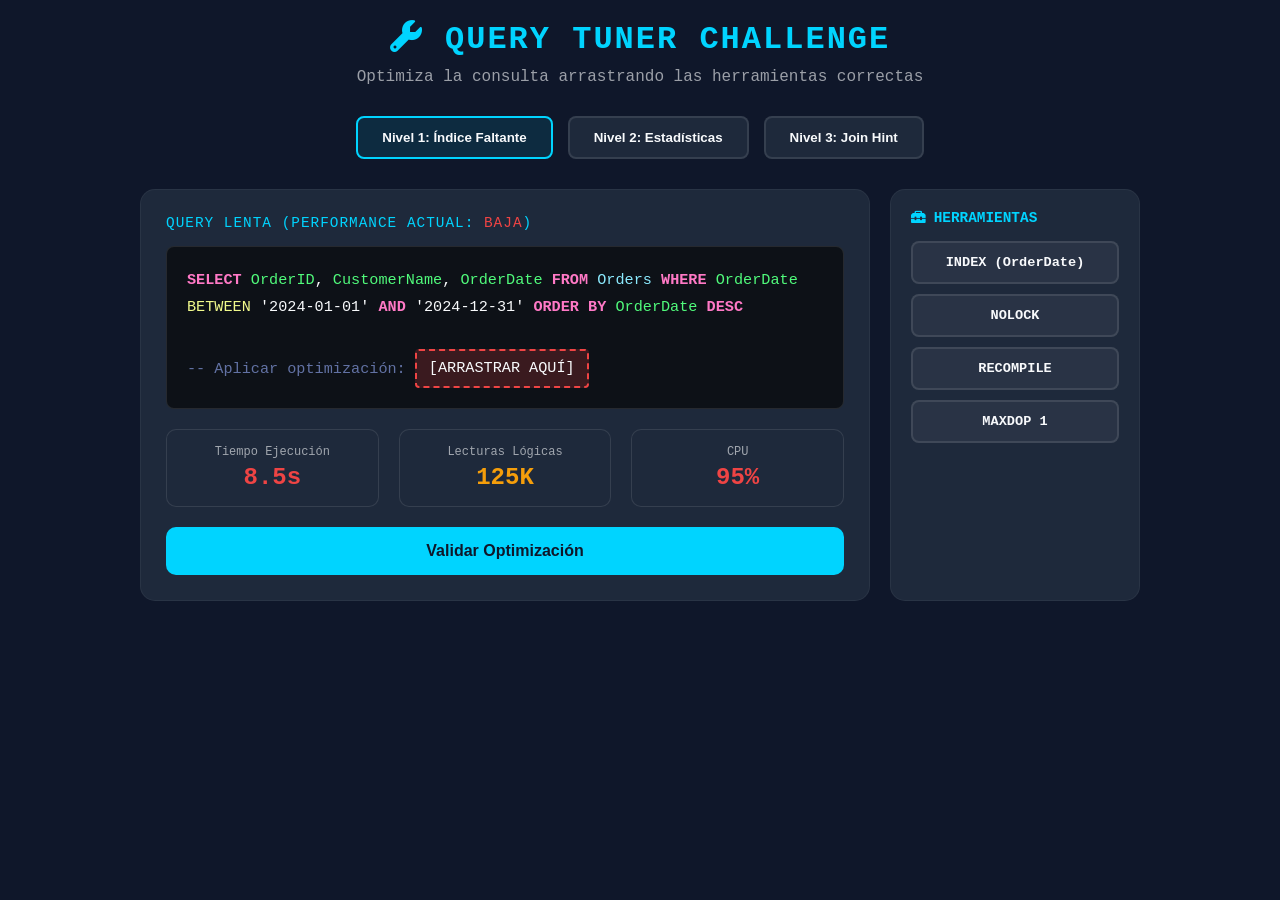
<file: juego_query_tuner.html>
<!DOCTYPE html>
<html lang="es">
<head>
    <meta charset="UTF-8">
    <meta name="viewport" content="width=device-width, initial-scale=1.0">
    <title>Query Tuner Challenge</title>
    <link rel="stylesheet" href="https://cdnjs.cloudflare.com/ajax/libs/font-awesome/6.0.0/css/all.min.css">
    <style>
        :root {
            --bg: #0f172a;
            --panel: #1e293b;
            --accent: #00d4ff;
            --success: #10b981;
            --danger: #ef4444;
            --warning: #f59e0b;
            --text: #f8fafc;
        }

        * { margin: 0; padding: 0; box-sizing: border-box; }

        body {
            font-family: 'Consolas', 'Courier New', monospace;
            background-color: var(--bg);
            color: var(--text);
            padding: 20px;
            min-height: 100vh;
        }

        .container {
            max-width: 1000px;
            margin: 0 auto;
        }

        h1 {
            color: var(--accent);
            text-align: center;
            text-transform: uppercase;
            letter-spacing: 2px;
            margin-bottom: 10px;
        }

        .subtitle {
            text-align: center;
            color: rgba(248,250,252,0.6);
            margin-bottom: 30px;
        }

        .level-selector {
            display: flex;
            justify-content: center;
            gap: 15px;
            margin-bottom: 30px;
            flex-wrap: wrap;
        }

        .level-btn {
            background: var(--panel);
            border: 2px solid rgba(255,255,255,0.1);
            color: var(--text);
            padding: 12px 24px;
            border-radius: 8px;
            cursor: pointer;
            transition: 0.3s;
            font-weight: bold;
        }

        .level-btn:hover { border-color: var(--accent); }
        .level-btn.active { border-color: var(--accent); background: rgba(0,212,255,0.1); }

        .game-area {
            display: grid;
            grid-template-columns: 1fr 250px;
            gap: 20px;
            margin-bottom: 20px;
        }

        .query-panel {
            background: var(--panel);
            border-radius: 15px;
            padding: 25px;
            border: 1px solid rgba(255,255,255,0.05);
        }

        .query-title {
            font-size: 0.9rem;
            color: var(--accent);
            margin-bottom: 15px;
            text-transform: uppercase;
            letter-spacing: 1px;
        }

        .code-block {
            background: #0d1117;
            border: 1px solid rgba(255,255,255,0.1);
            border-radius: 8px;
            padding: 20px;
            font-size: 0.95rem;
            line-height: 1.8;
            overflow-x: auto;
            position: relative;
        }

        .code-line { margin: 5px 0; }
        .keyword { color: #ff79c6; font-weight: bold; }
        .table { color: #8be9fd; }
        .column { color: #50fa7b; }
        .operator { color: #f1fa8c; }

        .drop-zone {
            display: inline-block;
            background: rgba(239, 68, 68, 0.2);
            border: 2px dashed var(--danger);
            padding: 4px 12px;
            border-radius: 4px;
            min-width: 120px;
            min-height: 30px;
            vertical-align: middle;
            transition: 0.3s;
        }

        .drop-zone.drag-over {
            background: rgba(0, 212, 255, 0.2);
            border-color: var(--accent);
        }

        .drop-zone.filled {
            background: rgba(16, 185, 129, 0.2);
            border-color: var(--success);
            border-style: solid;
        }

        .toolbox {
            background: var(--panel);
            border-radius: 15px;
            padding: 20px;
            border: 1px solid rgba(255,255,255,0.05);
        }

        .toolbox h3 {
            font-size: 0.9rem;
            color: var(--accent);
            margin-bottom: 15px;
            text-transform: uppercase;
        }

        .tool-item {
            background: rgba(255,255,255,0.05);
            border: 2px solid rgba(255,255,255,0.1);
            padding: 12px;
            margin-bottom: 10px;
            border-radius: 8px;
            cursor: grab;
            transition: 0.3s;
            text-align: center;
            font-weight: bold;
            font-size: 0.85rem;
        }

        .tool-item:active { cursor: grabbing; transform: scale(0.95); }
        .tool-item:hover { border-color: var(--accent); background: rgba(0,212,255,0.1); }
        .tool-item.used { opacity: 0.3; pointer-events: none; }

        .metrics {
            display: flex;
            justify-content: space-around;
            gap: 20px;
            margin-top: 20px;
            flex-wrap: wrap;
        }

        .metric {
            background: var(--panel);
            padding: 15px 25px;
            border-radius: 10px;
            text-align: center;
            border: 1px solid rgba(255,255,255,0.1);
            flex: 1;
            min-width: 150px;
        }

        .metric-label { font-size: 0.75rem; color: rgba(248,250,252,0.6); }
        .metric-value { font-size: 1.5rem; font-weight: bold; margin-top: 5px; }

        .btn-check {
            width: 100%;
            background: var(--accent);
            color: #0f172a;
            border: none;
            padding: 15px;
            border-radius: 10px;
            font-weight: bold;
            font-size: 1rem;
            cursor: pointer;
            margin-top: 20px;
            transition: 0.3s;
        }

        .btn-check:hover { transform: scale(1.02); }

        .feedback {
            background: var(--panel);
            border-radius: 10px;
            padding: 20px;
            margin-top: 20px;
            border-left: 4px solid var(--warning);
            display: none;
        }

        .feedback.active { display: block; }
        .feedback.success { border-color: var(--success); }
        .feedback.error { border-color: var(--danger); }

        @media (max-width: 768px) {
            .game-area { grid-template-columns: 1fr; }
            .code-block { font-size: 0.8rem; padding: 15px; }
        }
    </style>
</head>
<body>
    <div class="container">
        <h1><i class="fas fa-wrench"></i> Query Tuner Challenge</h1>
        <p class="subtitle">Optimiza la consulta arrastrando las herramientas correctas</p>

        <div class="level-selector">
            <button class="level-btn active" onclick="loadLevel(0)">Nivel 1: Índice Faltante</button>
            <button class="level-btn" onclick="loadLevel(1)">Nivel 2: Estadísticas</button>
            <button class="level-btn" onclick="loadLevel(2)">Nivel 3: Join Hint</button>
        </div>

        <div class="game-area">
            <div class="query-panel">
                <div class="query-title">Query Lenta (Performance Actual: <span id="performance" style="color: var(--danger);">BAJA</span>)</div>
                <div class="code-block" id="queryCode"></div>
                
                <div class="metrics">
                    <div class="metric">
                        <div class="metric-label">Tiempo Ejecución</div>
                        <div class="metric-value" style="color: var(--danger);" id="execTime">8.5s</div>
                    </div>
                    <div class="metric">
                        <div class="metric-label">Lecturas Lógicas</div>
                        <div class="metric-value" style="color: var(--warning);" id="reads">125K</div>
                    </div>
                    <div class="metric">
                        <div class="metric-label">CPU</div>
                        <div class="metric-value" style="color: var(--danger);" id="cpu">95%</div>
                    </div>
                </div>

                <button class="btn-check" onclick="checkSolution()">Validar Optimización</button>
                
                <div class="feedback" id="feedback"></div>
            </div>

            <div class="toolbox">
                <h3><i class="fas fa-toolbox"></i> Herramientas</h3>
                <div id="toolbox"></div>
            </div>
        </div>
    </div>

    <script>
        const levels = [
            {
                code: `<span class="keyword">SELECT</span> <span class="column">OrderID</span>, <span class="column">CustomerName</span>, <span class="column">OrderDate</span>
<span class="keyword">FROM</span> <span class="table">Orders</span>
<span class="keyword">WHERE</span> <span class="column">OrderDate</span> <span class="operator">BETWEEN</span> '2024-01-01' <span class="keyword">AND</span> '2024-12-31'
<span class="keyword">ORDER BY</span> <span class="column">OrderDate</span> <span class="keyword">DESC</span>`,
                dropZones: 1,
                tools: ['INDEX (OrderDate)', 'NOLOCK', 'RECOMPILE', 'MAXDOP 1'],
                solution: 'INDEX (OrderDate)',
                hint: 'La query filtra y ordena por OrderDate. ¿Qué optimización ayudaría?'
            },
            {
                code: `<span class="keyword">SELECT</span> <span class="column">ProductID</span>, <span class="keyword">COUNT</span>(*) <span class="keyword">AS</span> Total
<span class="keyword">FROM</span> <span class="table">Sales</span>
<span class="keyword">WHERE</span> <span class="column">Region</span> = 'North'
<span class="keyword">GROUP BY</span> <span class="column">ProductID</span>`,
                dropZones: 1,
                tools: ['UPDATE STATISTICS', 'PARTITION TABLE', 'ADD MEMORY', 'DISABLE TRIGGERS'],
                solution: 'UPDATE STATISTICS',
                hint: 'El optimizador puede elegir un mal plan si las estadísticas están viejas.'
            },
            {
                code: `<span class="keyword">SELECT</span> o.<span class="column">OrderID</span>, c.<span class="column">CustomerName</span>
<span class="keyword">FROM</span> <span class="table">Orders</span> o
<span class="keyword">INNER JOIN</span> <span class="table">Customers</span> c <span class="keyword">ON</span> o.<span class="column">CustomerID</span> = c.<span class="column">CustomerID</span>
<span class="keyword">WHERE</span> o.<span class="column">Status</span> = 'Pending'`,
                dropZones: 1,
                tools: ['HASH JOIN', 'LOOP JOIN', 'COLUMNSTORE INDEX', 'COMPRESS TABLE'],
                solution: 'HASH JOIN',
                hint: 'Para grandes volúmenes sin índices, ¿qué tipo de join es más eficiente?'
            }
        ];

        let currentLevel = 0;
        let droppedTool = null;

        function loadLevel(levelIdx) {
            currentLevel = levelIdx;
            const level = levels[levelIdx];
            
            document.querySelectorAll('.level-btn').forEach((btn, i) => {
                btn.classList.toggle('active', i === levelIdx);
            });

            const codeBlock = document.getElementById('queryCode');
            codeBlock.innerHTML = level.code;

            const toolbox = document.getElementById('toolbox');
            toolbox.innerHTML = '';
            level.tools.forEach(tool => {
                const div = document.createElement('div');
                div.className = 'tool-item';
                div.textContent = tool;
                div.draggable = true;
                div.ondragstart = (e) => {
                    e.dataTransfer.setData('tool', tool);
                };
                toolbox.appendChild(div);
            });

            createDropZone();
            resetMetrics();
            document.getElementById('feedback').classList.remove('active', 'success', 'error');
            droppedTool = null;
        }

        function createDropZone() {
            const codeBlock = document.getElementById('queryCode');
            const dropZone = document.createElement('div');
            dropZone.className = 'drop-zone';
            dropZone.textContent = '[ARRASTRAR AQUÍ]';
            
            dropZone.ondragover = (e) => {
                e.preventDefault();
                dropZone.classList.add('drag-over');
            };

            dropZone.ondragleave = () => {
                dropZone.classList.remove('drag-over');
            };

            dropZone.ondrop = (e) => {
                e.preventDefault();
                const tool = e.dataTransfer.getData('tool');
                dropZone.textContent = tool;
                dropZone.classList.remove('drag-over');
                dropZone.classList.add('filled');
                droppedTool = tool;
                
                document.querySelectorAll('.tool-item').forEach(t => {
                    if (t.textContent === tool) t.classList.add('used');
                });
            };

            codeBlock.appendChild(document.createElement('br'));
            codeBlock.appendChild(document.createElement('br'));
            const comment = document.createElement('span');
            comment.style.color = '#6272a4';
            comment.textContent = '-- Aplicar optimización: ';
            codeBlock.appendChild(comment);
            codeBlock.appendChild(dropZone);
        }

        function checkSolution() {
            const level = levels[currentLevel];
            const feedback = document.getElementById('feedback');
            feedback.classList.add('active');

            if (droppedTool === level.solution) {
                feedback.classList.remove('error');
                feedback.classList.add('success');
                feedback.innerHTML = `<strong><i class="fas fa-check-circle"></i> ¡Correcto!</strong><br>${level.hint}`;
                updateMetrics(true);
            } else {
                feedback.classList.remove('success');
                feedback.classList.add('error');
                feedback.innerHTML = `<strong><i class="fas fa-times-circle"></i> Incorrecto</strong><br>${level.hint}`;
            }
        }

        function updateMetrics(success) {
            if (success) {
                document.getElementById('performance').textContent = 'ALTA';
                document.getElementById('performance').style.color = 'var(--success)';
                document.getElementById('execTime').textContent = '0.12s';
                document.getElementById('execTime').style.color = 'var(--success)';
                document.getElementById('reads').textContent = '2.5K';
                document.getElementById('reads').style.color = 'var(--success)';
                document.getElementById('cpu').textContent = '8%';
                document.getElementById('cpu').style.color = 'var(--success)';
            }
        }

        function resetMetrics() {
            document.getElementById('performance').textContent = 'BAJA';
            document.getElementById('performance').style.color = 'var(--danger)';
            document.getElementById('execTime').textContent = '8.5s';
            document.getElementById('execTime').style.color = 'var(--danger)';
            document.getElementById('reads').textContent = '125K';
            document.getElementById('reads').style.color = 'var(--warning)';
            document.getElementById('cpu').textContent = '95%';
            document.getElementById('cpu').style.color = 'var(--danger)';
        }

        loadLevel(0);
    </script>
</body>
</html>
</file>
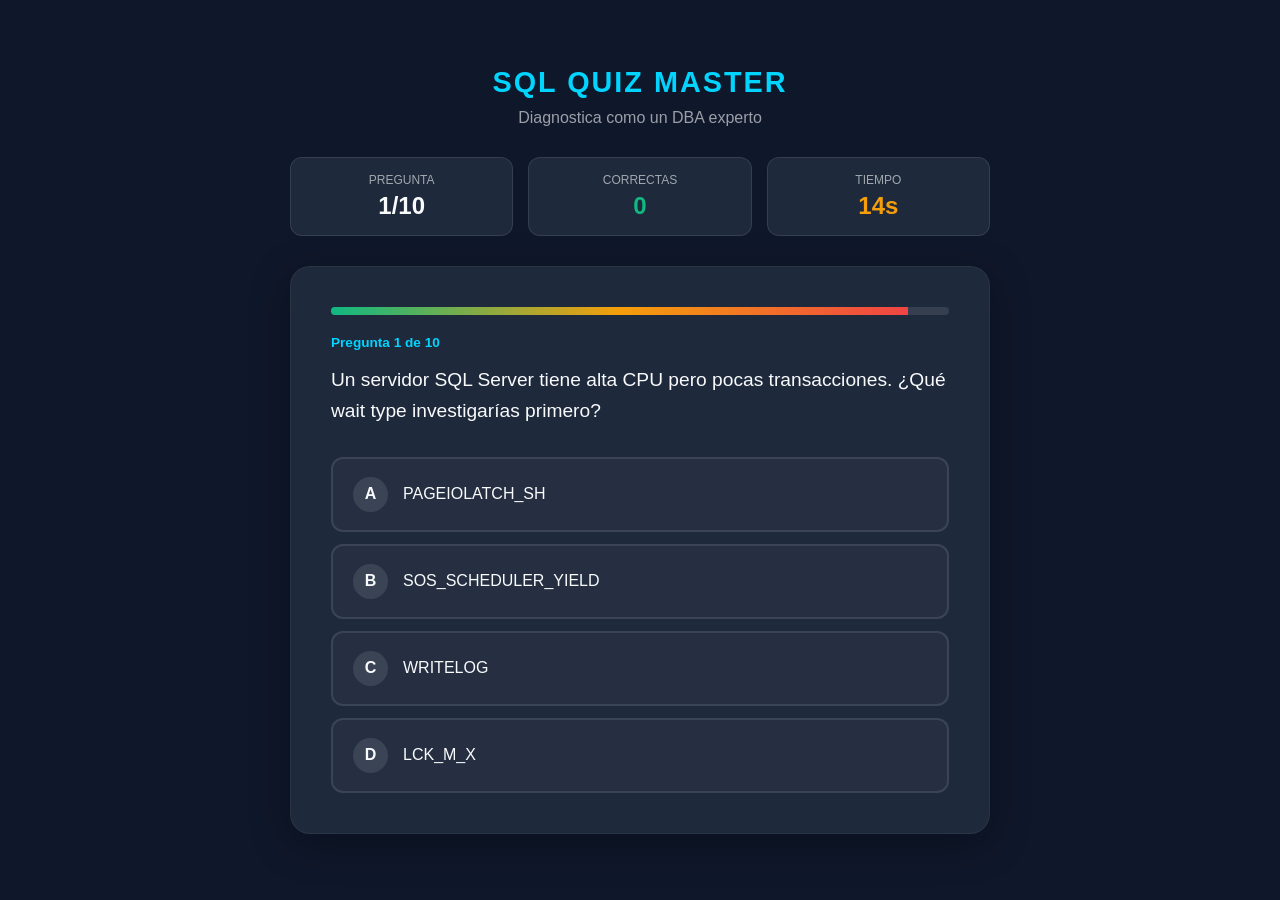
<file: juego_quiz.html>
<!DOCTYPE html>
<html lang="es">
<head>
    <meta charset="UTF-8">
    <meta name="viewport" content="width=device-width, initial-scale=1.0">
    <title>SQL Quiz Master</title>
    <link rel="stylesheet" href="https://cdnjs.cloudflare.com/ajax/libs/font-awesome/6.0.0/css/all.min.css">
    <style>
        :root {
            --bg: #0f172a;
            --card-bg: #1e293b;
            --accent: #00d4ff;
            --success: #10b981;
            --danger: #ef4444;
            --warning: #f59e0b;
            --text: #f8fafc;
        }

        * { margin: 0; padding: 0; box-sizing: border-box; }

        body {
            font-family: 'Inter', sans-serif;
            background-color: var(--bg);
            color: var(--text);
            display: flex;
            align-items: center;
            justify-content: center;
            min-height: 100vh;
            padding: 20px;
        }

        .container {
            max-width: 700px;
            width: 100%;
        }

        .header {
            text-align: center;
            margin-bottom: 30px;
        }

        h1 {
            color: var(--accent);
            text-transform: uppercase;
            letter-spacing: 2px;
            font-size: 1.8rem;
            margin-bottom: 10px;
        }

        .stats-bar {
            display: flex;
            justify-content: space-around;
            gap: 15px;
            margin-bottom: 30px;
            flex-wrap: wrap;
        }

        .stat {
            background: var(--card-bg);
            padding: 15px 25px;
            border-radius: 12px;
            text-align: center;
            flex: 1;
            min-width: 120px;
            border: 1px solid rgba(255,255,255,0.1);
        }

        .stat-label { font-size: 0.75rem; color: rgba(248,250,252,0.6); text-transform: uppercase; }
        .stat-value { font-size: 1.5rem; font-weight: bold; margin-top: 5px; }

        .quiz-card {
            background: var(--card-bg);
            border-radius: 20px;
            padding: 40px;
            box-shadow: 0 10px 40px rgba(0,0,0,0.3);
            border: 1px solid rgba(255,255,255,0.05);
        }

        .question-number {
            font-size: 0.85rem;
            color: var(--accent);
            font-weight: bold;
            margin-bottom: 15px;
        }

        .question {
            font-size: 1.2rem;
            line-height: 1.6;
            margin-bottom: 30px;
            font-weight: 500;
        }

        .options {
            display: flex;
            flex-direction: column;
            gap: 12px;
        }

        .option {
            background: rgba(255,255,255,0.03);
            border: 2px solid rgba(255,255,255,0.1);
            padding: 18px 20px;
            border-radius: 12px;
            cursor: pointer;
            transition: all 0.3s;
            display: flex;
            align-items: center;
            gap: 15px;
        }

        .option:hover {
            background: rgba(0, 212, 255, 0.1);
            border-color: var(--accent);
            transform: translateX(5px);
        }

        .option.selected {
            border-color: var(--accent);
            background: rgba(0, 212, 255, 0.15);
        }

        .option.correct {
            border-color: var(--success);
            background: rgba(16, 185, 129, 0.2);
        }

        .option.incorrect {
            border-color: var(--danger);
            background: rgba(239, 68, 68, 0.2);
        }

        .option-letter {
            background: rgba(255,255,255,0.1);
            width: 35px;
            height: 35px;
            border-radius: 50%;
            display: flex;
            align-items: center;
            justify-content: center;
            font-weight: bold;
            flex-shrink: 0;
        }

        .btn-next {
            margin-top: 25px;
            width: 100%;
            background: var(--accent);
            color: #0f172a;
            border: none;
            padding: 15px;
            border-radius: 12px;
            font-size: 1rem;
            font-weight: bold;
            cursor: pointer;
            transition: 0.3s;
            display: none;
        }

        .btn-next:hover { transform: scale(1.02); filter: brightness(1.1); }
        .btn-next.active { display: block; }

        .result-screen {
            text-align: center;
            display: none;
        }

        .result-screen.active { display: block; }

        .result-icon {
            font-size: 5rem;
            margin-bottom: 20px;
        }

        .result-title {
            font-size: 2rem;
            margin-bottom: 15px;
        }

        .result-stats {
            font-size: 1.2rem;
            margin: 20px 0;
            line-height: 1.8;
        }

        .btn-restart {
            background: var(--accent);
            color: #0f172a;
            border: none;
            padding: 15px 40px;
            border-radius: 12px;
            font-size: 1rem;
            font-weight: bold;
            cursor: pointer;
            margin-top: 20px;
        }

        .timer-bar {
            height: 8px;
            background: rgba(255,255,255,0.1);
            border-radius: 10px;
            overflow: hidden;
            margin-bottom: 20px;
        }

        .timer-fill {
            height: 100%;
            background: linear-gradient(90deg, var(--success), var(--warning), var(--danger));
            transition: width 0.1s linear;
            width: 100%;
        }

        @media (max-width: 640px) {
            .quiz-card { padding: 25px; }
            .question { font-size: 1rem; }
            h1 { font-size: 1.3rem; }
        }
    </style>
</head>
<body>
    <div class="container">
        <div class="header">
            <h1>SQL Quiz Master</h1>
            <p style="color: rgba(248,250,252,0.6);">Diagnostica como un DBA experto</p>
        </div>

        <div class="stats-bar">
            <div class="stat">
                <div class="stat-label">Pregunta</div>
                <div class="stat-value" id="questionCounter">1/10</div>
            </div>
            <div class="stat">
                <div class="stat-label">Correctas</div>
                <div class="stat-value" style="color: var(--success);" id="correctCount">0</div>
            </div>
            <div class="stat">
                <div class="stat-label">Tiempo</div>
                <div class="stat-value" style="color: var(--warning);" id="timer">15s</div>
            </div>
        </div>

        <div class="quiz-card" id="quizCard">
            <div class="timer-bar"><div class="timer-fill" id="timerFill"></div></div>
            <div class="question-number" id="qNumber">Pregunta 1 de 10</div>
            <div class="question" id="question"></div>
            <div class="options" id="options"></div>
            <button class="btn-next" id="btnNext" onclick="nextQuestion()">Siguiente Pregunta</button>
        </div>

        <div class="result-screen" id="resultScreen">
            <i class="fas fa-trophy result-icon" style="color: #fbbf24;"></i>
            <div class="result-title" id="resultTitle"></div>
            <div class="result-stats" id="resultStats"></div>
            <button class="btn-restart" onclick="restartQuiz()">Volver a Jugar</button>
        </div>
    </div>

    <script>
        const questions = [
            {
                q: "Un servidor SQL Server tiene alta CPU pero pocas transacciones. ¿Qué wait type investigarías primero?",
                options: ["PAGEIOLATCH_SH", "SOS_SCHEDULER_YIELD", "WRITELOG", "LCK_M_X"],
                correct: 1,
                explanation: "SOS_SCHEDULER_YIELD indica CPU saturado por queries pesadas."
            },
            {
                q: "Una consulta lenta muestra PAGEIOLATCH_SH como principal wait. ¿Cuál es la causa más probable?",
                options: ["Bloqueos entre sesiones", "Disco lento leyendo datos", "CPU saturado", "Memoria insuficiente"],
                correct: 1,
                explanation: "PAGEIOLATCH_SH = espera de lectura de páginas desde disco."
            },
            {
                q: "El log de transacciones crece descontroladamente. ¿Qué comando usas para diagnosticar?",
                options: ["DBCC CHECKDB", "DBCC LOGINFO", "sp_who2", "sys.dm_exec_requests"],
                correct: 1,
                explanation: "DBCC LOGINFO muestra la fragmentación VLF del log."
            },
            {
                q: "¿Qué índice es más eficiente para búsquedas de rangos ordenados?",
                options: ["Hash Index", "Clustered B-Tree", "Bitmap Index", "Full-Text Index"],
                correct: 1,
                explanation: "B-Tree mantiene el orden y es óptimo para rangos."
            },
            {
                q: "Un deadlock ocurre constantemente entre dos tablas. ¿Cuál es la mejor solución?",
                options: ["Aumentar RAM", "Usar NOLOCK en todas las queries", "Acceder tablas en el mismo orden", "Fragmentar el disco"],
                correct: 2,
                explanation: "Acceder recursos en orden consistente previene deadlocks."
            },
            {
                q: "Si TempDB está en un disco lento, ¿qué operación se verá afectada?",
                options: ["Backups completos", "Lectura de datos históricos", "Ordenamientos (ORDER BY)", "Escritura de logs"],
                correct: 2,
                explanation: "TempDB almacena resultados intermedios de sorts/joins."
            },
            {
                q: "¿Qué nivel de aislamiento evita lecturas sucias pero permite lecturas no repetibles?",
                options: ["READ UNCOMMITTED", "READ COMMITTED", "REPEATABLE READ", "SERIALIZABLE"],
                correct: 1,
                explanation: "READ COMMITTED bloquea lecturas sucias, pero permite phantom reads."
            },
            {
                q: "Una query plan muestra un Table Scan en lugar de Index Seek. ¿Qué revisas primero?",
                options: ["Fragmentación de disco", "Estadísticas desactualizadas", "Tamaño del buffer pool", "Configuración de red"],
                correct: 1,
                explanation: "Estadísticas viejas impiden que el optimizador use índices."
            },
            {
                q: "¿Cuál es el principal riesgo de habilitar AUTO_SHRINK en producción?",
                options: ["Pérdida de datos", "Fragmentación severa", "Uso excesivo de RAM", "Bloqueos permanentes"],
                correct: 1,
                explanation: "AUTO_SHRINK causa fragmentación constante y degrada performance."
            },
            {
                q: "Un wait WRITELOG alto indica problema en:",
                options: ["Lectura de datos", "Escritura de log de transacciones", "Compilación de queries", "Acceso a TempDB"],
                correct: 1,
                explanation: "WRITELOG = tiempo esperando que el log se escriba a disco."
            }
        ];

        let currentQuestion = 0;
        let score = 0;
        let timeLeft = 15;
        let timerInterval = null;
        let selectedAnswer = null;

        function loadQuestion() {
            const q = questions[currentQuestion];
            document.getElementById('qNumber').textContent = `Pregunta ${currentQuestion + 1} de ${questions.length}`;
            document.getElementById('questionCounter').textContent = `${currentQuestion + 1}/${questions.length}`;
            document.getElementById('question').textContent = q.q;

            const optionsDiv = document.getElementById('options');
            optionsDiv.innerHTML = '';
            
            q.options.forEach((opt, idx) => {
                const div = document.createElement('div');
                div.className = 'option';
                div.innerHTML = `<div class="option-letter">${String.fromCharCode(65 + idx)}</div><span>${opt}</span>`;
                div.onclick = () => selectAnswer(idx, div);
                optionsDiv.appendChild(div);
            });

            selectedAnswer = null;
            document.getElementById('btnNext').classList.remove('active');
            resetTimer();
        }

        function selectAnswer(idx, element) {
            if (selectedAnswer !== null) return;

            selectedAnswer = idx;
            clearInterval(timerInterval);

            const q = questions[currentQuestion];
            const allOptions = document.querySelectorAll('.option');
            
            allOptions.forEach((opt, i) => {
                opt.style.pointerEvents = 'none';
                if (i === q.correct) {
                    opt.classList.add('correct');
                } else if (i === idx) {
                    opt.classList.add('incorrect');
                }
            });

            if (idx === q.correct) {
                score++;
                document.getElementById('correctCount').textContent = score;
            }

            document.getElementById('btnNext').classList.add('active');
        }

        function nextQuestion() {
            currentQuestion++;
            if (currentQuestion < questions.length) {
                loadQuestion();
            } else {
                showResults();
            }
        }

        function resetTimer() {
            timeLeft = 15;
            document.getElementById('timer').textContent = `${timeLeft}s`;
            document.getElementById('timerFill').style.width = '100%';
            
            clearInterval(timerInterval);
            timerInterval = setInterval(() => {
                timeLeft--;
                document.getElementById('timer').textContent = `${timeLeft}s`;
                document.getElementById('timerFill').style.width = `${(timeLeft / 15) * 100}%`;
                
                if (timeLeft <= 0) {
                    clearInterval(timerInterval);
                    if (selectedAnswer === null) {
                        selectAnswer(-1, null);
                    }
                }
            }, 1000);
        }

        function showResults() {
            clearInterval(timerInterval);
            document.getElementById('quizCard').style.display = 'none';
            document.getElementById('resultScreen').classList.add('active');

            const percentage = (score / questions.length) * 100;
            let title = '';
            
            if (percentage === 100) title = '¡Perfecto! DBA Senior';
            else if (percentage >= 70) title = '¡Muy Bien! DBA Intermedio';
            else if (percentage >= 50) title = 'Aprobado - Junior DBA';
            else title = 'Sigue Practicando';

            document.getElementById('resultTitle').textContent = title;
            document.getElementById('resultStats').innerHTML = `
                Respondiste <strong>${score}</strong> de <strong>${questions.length}</strong> preguntas correctamente<br>
                Precisión: <strong>${percentage.toFixed(0)}%</strong>
            `;
        }

        function restartQuiz() {
            currentQuestion = 0;
            score = 0;
            document.getElementById('correctCount').textContent = '0';
            document.getElementById('quizCard').style.display = 'block';
            document.getElementById('resultScreen').classList.remove('active');
            loadQuestion();
        }

        loadQuestion();
    </script>
</body>
</html>
</file>
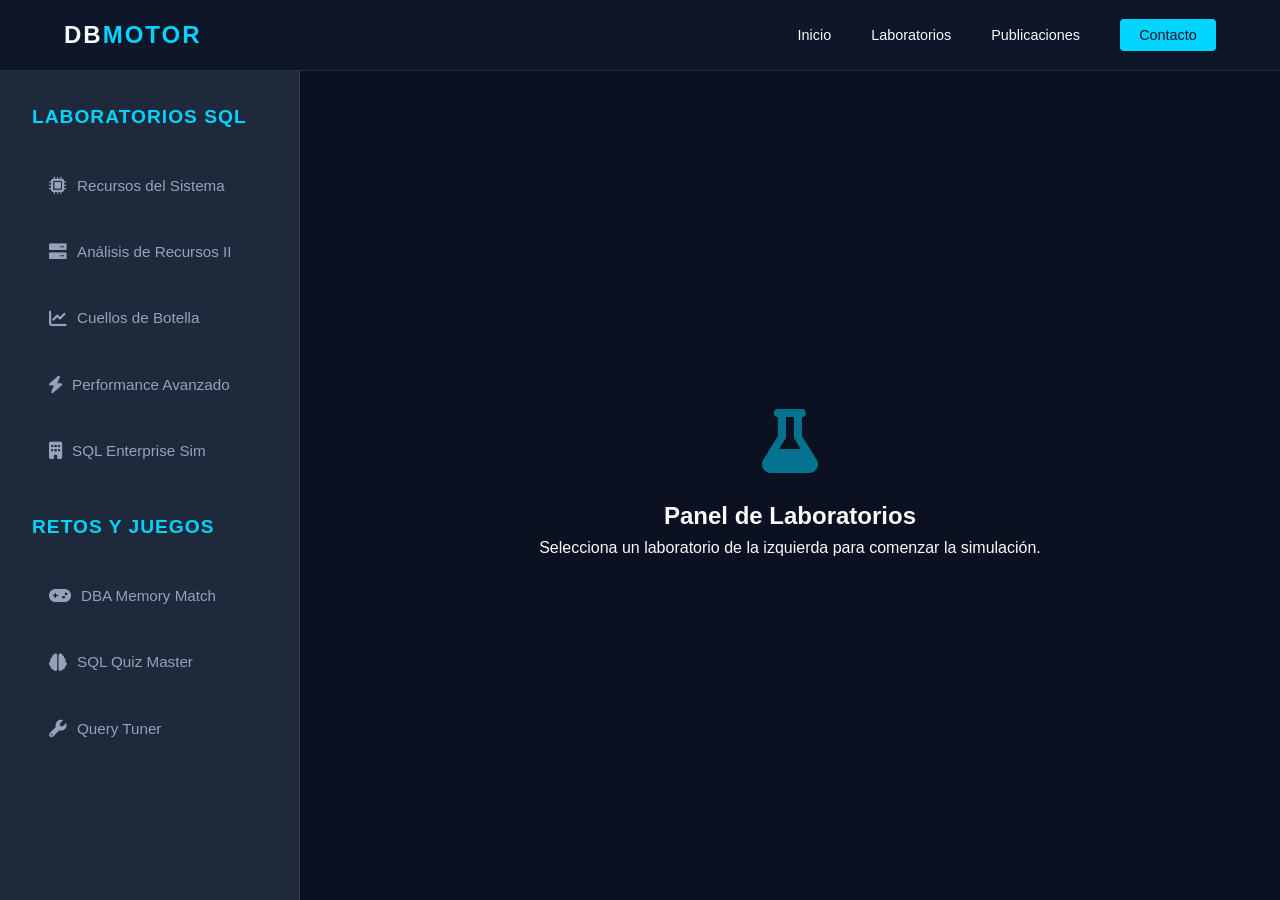
<file: laboratorios.html>
<!DOCTYPE html>
<html lang="es">
<head>
    <meta charset="UTF-8">
    <meta name="viewport" content="width=device-width, initial-scale=1.0">
    <title>Laboratorios | DB Motor</title>
    <link rel="stylesheet" href="styles.css">
    <link rel="stylesheet" href="https://cdnjs.cloudflare.com/ajax/libs/font-awesome/6.0.0/css/all.min.css">
    <style>
        .labs-container {
            display: grid;
            grid-template-columns: 300px 1fr;
            height: calc(100vh - 70px);
            margin-top: 70px;
        }

        .sidebar {
            background: var(--card-bg);
            border-right: 1px solid rgba(255, 255, 255, 0.1);
            padding: 2rem;
            overflow-y: auto;
        }

        .sidebar h2 {
            font-size: 1.2rem;
            margin-bottom: 1.5rem;
            color: var(--primary);
            text-transform: uppercase;
            letter-spacing: 1px;
        }

        .lab-menu {
            list-style: none;
        }

        .lab-item {
            padding: 1rem;
            margin-bottom: 0.5rem;
            border-radius: 8px;
            cursor: pointer;
            transition: 0.3s;
            display: flex;
            align-items: center;
            gap: 10px;
            font-size: 0.95rem;
            color: var(--gray);
            border: 1px solid transparent;
        }

        .lab-item:hover {
            background: rgba(0, 212, 255, 0.1);
            color: var(--light);
        }

        .lab-item.active {
            background: var(--primary);
            color: var(--dark);
            font-weight: 600;
        }

        .lab-item i {
            font-size: 1.1rem;
        }

        .content-area {
            background: #0b1120;
            padding: 0;
            position: relative;
        }

        iframe {
            width: 100%;
            height: 100%;
            border: none;
            background: #0f172a;
        }

        .welcome-screen {
            display: flex;
            flex-direction: column;
            align-items: center;
            justify-content: center;
            height: 100%;
            text-align: center;
            padding: 2rem;
        }

        .welcome-screen i {
            font-size: 4rem;
            color: var(--primary);
            margin-bottom: 1.5rem;
            opacity: 0.5;
        }

        @media (max-width: 768px) {
            .labs-container {
                grid-template-columns: 1fr;
            }
            .sidebar {
                height: 200px;
            }
        }
    </style>
</head>
<body>
    <header>
        <nav class="navbar">
            <div class="logo">DB<span>Motor</span></div>
            <ul class="nav-links">
                <li><a href="index.html">Inicio</a></li>
                <li><a href="laboratorios.html" class="active">Laboratorios</a></li>
                <li><a href="index.html#publicaciones">Publicaciones</a></li>
                <li><a href="index.html#contacto" class="btn-primary">Contacto</a></li>
            </ul>
        </nav>
    </header>

    <main class="labs-container">
        <aside class="sidebar">
            <h2>Laboratorios SQL</h2>
            <ul class="lab-menu">
                <li class="lab-item" onclick="loadLab('01 Recuros.html', this)">
                    <i class="fas fa-microchip"></i>
                    Recursos del Sistema
                </li>
                <li class="lab-item" onclick="loadLab('02 Recuros.html', this)">
                    <i class="fas fa-server"></i>
                    Análisis de Recursos II
                </li>
                <li class="lab-item" onclick="loadLab('02 Recuros - cuellos.html', this)">
                    <i class="fas fa-chart-line"></i>
                    Cuellos de Botella
                </li>
                <li class="lab-item" onclick="loadLab('Simulador_Performance_Avanzado.html', this)">
                    <i class="fas fa-bolt"></i>
                    Performance Avanzado
                </li>
                <li class="lab-item" onclick="loadLab('Simulador_SQL_Enterprise.html', this)">
                    <i class="fas fa-building"></i>
                    SQL Enterprise Sim
                </li>
            </ul>

            <h2 style="margin-top: 2rem;">Retos y Juegos</h2>
            <ul class="lab-menu">
                <li class="lab-item" onclick="loadLab('juego_memory.html', this)">
                    <i class="fas fa-gamepad"></i>
                    DBA Memory Match
                </li>
                <li class="lab-item" onclick="loadLab('juego_quiz.html', this)">
                    <i class="fas fa-brain"></i>
                    SQL Quiz Master
                </li>
                <li class="lab-item" onclick="loadLab('juego_query_tuner.html', this)">
                    <i class="fas fa-wrench"></i>
                    Query Tuner
                </li>
            </ul>
        </aside>

        <section class="content-area" id="lab-viewer">
            <div class="welcome-screen">
                <i class="fas fa-flask"></i>
                <h1>Panel de Laboratorios</h1>
                <p>Selecciona un laboratorio de la izquierda para comenzar la simulación.</p>
            </div>
        </section>
    </main>

    <script>
        function loadLab(file, element) {
            // Activar ítem en sidebar
            document.querySelectorAll('.lab-item').forEach(item => item.classList.remove('active'));
            element.classList.add('active');

            // Cargar iframe
            const viewer = document.getElementById('lab-viewer');
            viewer.innerHTML = `<iframe src="${file}" title="Lab Viewer"></iframe>`;
        }
    </script>
</body>
</html>
</file>
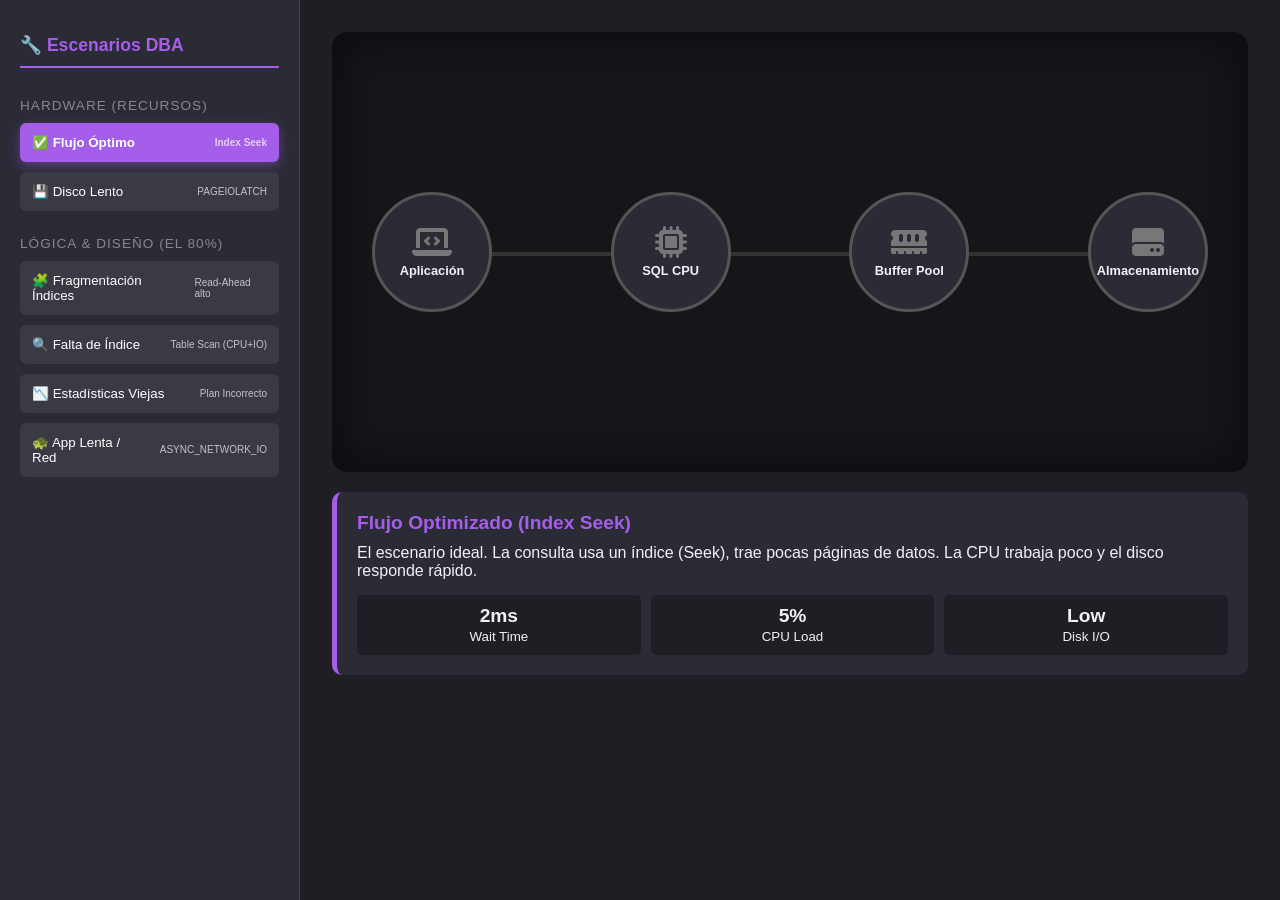
<file: Simulador_Performance_Avanzado.html>
<!DOCTYPE html>
<html lang="es">
<head>
    <meta charset="UTF-8">
    <meta name="viewport" content="width=device-width, initial-scale=1.0">
    <title>Simulador Avanzado SQL: Hardware vs Lógica - AsistenteDBA</title>
    <link rel="stylesheet" href="https://cdnjs.cloudflare.com/ajax/libs/font-awesome/6.4.0/css/all.min.css">
    <style>
        :root {
            --bg: #1e1e24; --panel: #2b2b36; --text: #f1f2f6; 
            --cpu: #ff9f43; --ram: #54a0ff; --disk: #ff6b6b; --net: #1dd1a1; --logic: #a55eea;
            --scan: #eb3b5a; --seek: #20bf6b;
        }
        *, *::before, *::after { box-sizing: border-box; }
        body { font-family: 'Segoe UI', Tahoma, sans-serif; background: var(--bg); color: var(--text); margin: 0; height: 100vh; display: flex; overflow: hidden; }

        /* SIDEBAR */
        .sidebar { width: 300px; flex: 0 0 300px; background: var(--panel); padding: 20px; display: flex; flex-direction: column; gap: 10px; border-right: 1px solid #444; overflow-y: auto; }
        h2 { color: var(--logic); font-size: 1.1rem; border-bottom: 2px solid var(--logic); padding-bottom: 10px; margin-bottom: 5px; }
        .category-title { font-size: 0.85rem; color: #888; text-transform: uppercase; letter-spacing: 1px; margin-top: 15px; }
        
        button {
            padding: 12px; border: none; background: #3a3a45; color: white; text-align: left; cursor: pointer; border-radius: 6px; transition: 0.2s; display: flex; justify-content: space-between; align-items: center; gap: 12px;
        }
        button:hover { background: #4a4a58; }
        button.active { background: var(--logic); font-weight: bold; box-shadow: 0 4px 12px rgba(165, 94, 234, 0.4); }
        button small { font-size: 0.75em; opacity: 0.7; }

        /* MAIN STAGE */
        .stage { flex: 1; padding: 32px; display: flex; flex-direction: column; position: relative; min-width: 0; min-height: 0; overflow: hidden; }
        
        /* DIAGRAMA FLOTANTE */
        .architecture { 
            display: flex; justify-content: space-between; align-items: center; 
            background: #15151a; border-radius: 15px; padding: 40px; 
            position: relative; box-shadow: inset 0 0 50px rgba(0,0,0,0.5);
            flex: 1 1 auto; min-height: 300px; max-height: 440px;
        }

        .node {
            width: 120px; height: 120px; border: 3px solid #555; border-radius: 50%;
            display: flex; flex-direction: column; justify-content: center; align-items: center;
            background: #2b2b36; z-index: 10; position: relative; transition: all 0.3s;
        }
        .node i { font-size: 2rem; margin-bottom: 5px; color: #777; }
        .node span { font-size: 0.8rem; font-weight: bold; }
        
        /* ESTADOS DE LOS NODOS */
        .node.active-cpu { border-color: var(--cpu); box-shadow: 0 0 20px var(--cpu); }
        .node.active-ram { border-color: var(--ram); box-shadow: 0 0 20px var(--ram); }

        @media (max-width: 768px) {
            body { flex-direction: column; height: auto; overflow-y: auto; }
            .sidebar { width: 100%; flex: none; border-right: none; border-bottom: 1px solid #333; height: 350px; }
            .stage { padding: 10px; }
            .architecture { flex-direction: column; gap: 40px; min-height: 600px; max-height: none; padding: 20px; }
            .node { transform: scale(0.9); }
        }
        .node.active-disk { border-color: var(--disk); box-shadow: 0 0 20px var(--disk); }
        .node.active-net { border-color: var(--net); box-shadow: 0 0 20px var(--net); }
        
        /* ALERTAS FLOTANTES */
        .alert-bubble {
            position: absolute; top: -40px; background: #e74c3c; color: white; 
            padding: 5px 12px; border-radius: 20px; font-size: 0.8rem; font-weight: bold;
            opacity: 0; transition: 0.3s; white-space: nowrap;
        }
        .node.stressed .alert-bubble { opacity: 1; top: -50px; }
        .node.stressed { animation: shake 0.5s infinite; border-color: #e74c3c !important; }

        /* ANIMACIÓN DE PAQUETES */
        .path { position: absolute; height: 4px; background: #333; top: 50%; left: 60px; right: 60px; z-index: 1; }
        
        .packet {
            position: absolute; width: 15px; height: 15px; border-radius: 50%;
            background: white; top: 50%; margin-top: -7.5px; z-index: 5;
            box-shadow: 0 0 10px white; pointer-events: none;
        }
        /* Tipos de paquetes */
        .pkt-seek { background: var(--seek); width: 10px; height: 10px; } /* Rápido */
        .pkt-scan { background: var(--scan); width: 40px; height: 40px; border-radius: 5px; margin-top: -20px; } /* Lento y Pesado */
        .pkt-frag { background: var(--disk); width: 20px; height: 20px; border-style: dotted; border-width: 2px; } /* Fragmentado */

        /* INFO PANEL */
        .info-panel {
            margin-top: 20px; background: #2b2b36; padding: 20px; border-radius: 10px; border-left: 5px solid var(--logic);
            animation: slideIn 0.5s; overflow-y: auto; max-height: 240px;
        }
        .info-title { font-size: 1.2rem; color: var(--logic); margin-bottom: 10px; font-weight: bold; }
        .stat-grid { display: grid; grid-template-columns: repeat(3, 1fr); gap: 10px; margin-top: 15px; }
        .stat-box { background: #1e1e24; padding: 10px; border-radius: 5px; text-align: center; }
        .stat-val { font-size: 1.2rem; font-weight: bold; }

        @keyframes shake { 0% { transform: rotate(0deg); } 25% { transform: rotate(5deg); } 75% { transform: rotate(-5deg); } 100% { transform: rotate(0deg); } }
        @keyframes slideIn { from { opacity: 0; transform: translateY(20px); } to { opacity: 1; transform: translateY(0); } }

        @media (max-width: 900px) {
            body { flex-direction: column; overflow-y: auto; }
            .sidebar { width: 100%; flex: 0 0 auto; max-height: 300px; border-right: none; border-bottom: 1px solid #444; }
            .stage { min-height: 600px; padding: 20px; overflow: visible; }
            .architecture { overflow-x: auto; justify-content: flex-start; gap: 42px; }
            .node { flex: 0 0 120px; }
            .path { left: 40px; right: 40px; }
        }

    </style>
</head>
<body>

<div class="sidebar">
    <h2>🔧 Escenarios DBA</h2>

    <div class="category-title">Hardware (Recursos)</div>
    <button onclick="setScenario('normal', this)" class="active">
        <span>✅ Flujo Óptimo</span> <small>Index Seek</small>
    </button>
    <button onclick="setScenario('io_bottleneck', this)">
        <span>💾 Disco Lento</span> <small>PAGEIOLATCH</small>
    </button>

    <div class="category-title">Lógica & Diseño (El 80%)</div>
    <button onclick="setScenario('fragmentation', this)">
        <span>🧩 Fragmentación Índices</span> <small>Read-Ahead alto</small>
    </button>
    <button onclick="setScenario('missing_index', this)">
        <span>🔍 Falta de Índice</span> <small>Table Scan (CPU+IO)</small>
    </button>
    <button onclick="setScenario('bad_stats', this)">
        <span>📉 Estadísticas Viejas</span> <small>Plan Incorrecto</small>
    </button>
    <button onclick="setScenario('network_app', this)">
        <span>🐢 App Lenta / Red</span> <small>ASYNC_NETWORK_IO</small>
    </button>
</div>

<div class="stage">
    <div class="architecture">
        <div class="path"></div>

        <div class="node" id="n-app">
            <div class="alert-bubble" id="a-app"></div>
            <i class="fas fa-laptop-code"></i> <span>Aplicación</span>
        </div>

        <div class="node" id="n-cpu">
            <div class="alert-bubble" id="a-cpu"></div>
            <i class="fas fa-microchip"></i> <span>SQL CPU</span>
        </div>

        <div class="node" id="n-ram">
            <div class="alert-bubble" id="a-ram"></div>
            <i class="fas fa-memory"></i> <span>Buffer Pool</span>
        </div>

        <div class="node" id="n-disk">
            <div class="alert-bubble" id="a-disk"></div>
            <i class="fas fa-hdd"></i> <span>Almacenamiento</span>
        </div>
    </div>

    <div class="info-panel" id="info-panel">
        <div class="info-title">Seleccione un escenario</div>
        <div id="info-desc">Observe cómo fluyen los datos y dónde se generan los bloqueos.</div>
        <div class="stat-grid">
            <div class="stat-box"><div class="stat-val" id="val-wait">0ms</div><small>Wait Time</small></div>
            <div class="stat-box"><div class="stat-val" id="val-cpu">Low</div><small>CPU Load</small></div>
            <div class="stat-box"><div class="stat-val" id="val-io">Low</div><small>Disk I/O</small></div>
        </div>
    </div>
</div>

<script>
    let intervalId;
    let currentScenario = 'normal';
    
    // Configuración de los escenarios
    const scenarios = {
        'normal': {
            title: "Flujo Optimizado (Index Seek)",
            desc: "El escenario ideal. La consulta usa un índice (Seek), trae pocas páginas de datos. La CPU trabaja poco y el disco responde rápido.",
            packetType: 'pkt-seek',
            speed: 2000, // ms duration
            stress: null,
            stats: { wait: '2ms', cpu: '5%', io: 'Low' },
            waitType: ''
        },
        'io_bottleneck': {
            title: "Hardware: Disco Lento",
            desc: "La consulta es eficiente, pero el disco físico no responde. Común en almacenamientos compartidos saturados o HDDs mecánicos.",
            packetType: 'pkt-seek',
            speed: 5000,
            stress: 'n-disk',
            stats: { wait: '150ms', cpu: '5%', io: 'Saturated' },
            waitType: 'PAGEIOLATCH_EX'
        },
        'fragmentation': {
            title: "Lógica: Fragmentación de Índices",
            desc: "Las páginas de datos están desordenadas (lógica) y dispersas (física). SQL Server tiene que hacer mucho más I/O aleatorio para leer la misma cantidad de datos. Aumenta el 'Read-Ahead'.",
            packetType: 'pkt-frag',
            speed: 4000,
            stress: 'n-disk',
            stats: { wait: '45ms', cpu: '15%', io: 'High (Random)' },
            waitType: 'IO_COMPLETION'
        },
        'missing_index': {
            title: "Lógica: Falta de Índice (Table Scan)",
            desc: "El asesino #1. Al no haber índice, SQL tiene que leer TODA la tabla (Scan) para encontrar un dato. Esto dispara el uso de CPU (procesar filas) y revienta el disco (leer gigabytes).",
            packetType: 'pkt-scan',
            speed: 6000,
            stress: 'n-cpu', // Stress en ambos, pero CPU inicia el problema
            stats: { wait: 'High', cpu: '100%', io: 'Max' },
            waitType: 'SOS_SCHEDULER / CXPACKET'
        },
        'bad_stats': {
            title: "Lógica: Estadísticas Desactualizadas",
            desc: "El optimizador cree que la tabla tiene 1 fila, pero tiene 1 millón. Elige un plan de ejecución equivocado (ej. Nested Loop). La CPU se satura intentando unir datos ineficientemente.",
            packetType: 'pkt-scan',
            speed: 5500,
            stress: 'n-cpu',
            stats: { wait: 'High', cpu: '90%', io: 'High' },
            waitType: 'SOS_SCHEDULER'
        },
        'network_app': {
            title: "Externa: App Lenta (RBAR)",
            desc: "La base de datos entrega los datos rápido, pero la aplicación los procesa uno por uno (Row By Row) o la red está saturada. SQL Server se queda esperando a que la App diga 'recibido'.",
            packetType: 'pkt-seek',
            speed: 4000,
            stress: 'n-app', // Stress en la App/Red
            stats: { wait: '200ms', cpu: 'Low', io: 'Low' },
            waitType: 'ASYNC_NETWORK_IO'
        }
    };

    function setScenario(id, btn) {
        // Reset UI
        document.querySelectorAll('button').forEach(b => b.classList.remove('active'));
        btn.classList.add('active');
        document.querySelectorAll('.architecture .packet').forEach(p => p.remove());
        document.querySelectorAll('.node').forEach(n => {
            n.className = 'node'; // Remove stress classes
            n.querySelector('.alert-bubble').style.opacity = 0;
        });
        
        // Load Scenario
        currentScenario = id;
        const s = scenarios[id];
        
        // Update Info Panel
        document.querySelector('.info-title').innerText = s.title;
        document.getElementById('info-desc').innerText = s.desc;
        document.getElementById('val-wait').innerText = s.stats.wait;
        document.getElementById('val-cpu').innerText = s.stats.cpu;
        document.getElementById('val-io').innerText = s.stats.io;
        
        // Apply Visual Stress
        if(s.stress) {
            const node = document.getElementById(s.stress);
            node.classList.add('stressed');
            const alert = document.getElementById(s.stress.replace('n-', 'a-'));
            alert.innerText = s.waitType;
            alert.style.opacity = 1;
        }

        // Restart Animation Loop
        clearInterval(intervalId);
        spawnPacket();
        intervalId = setInterval(spawnPacket, 1500); // Frequency
    }

    function spawnPacket() {
        const s = scenarios[currentScenario];
        const pkt = document.createElement('div');
        pkt.className = `packet ${s.packetType}`;
        
        // Append to architecture container
        const container = document.querySelector('.architecture');
        container.appendChild(pkt);
        
        // Get positions
        const startNode = document.getElementById('n-app').getBoundingClientRect();
        const endNode = document.getElementById('n-disk').getBoundingClientRect();
        const containerRect = container.getBoundingClientRect();

        // Start Position (App)
        const startX = startNode.left - containerRect.left + 60;
        
        // End Position (Disk)
        const endX = endNode.left - containerRect.left + 60;

        pkt.style.left = startX + 'px';

        // Animate: App -> CPU -> RAM -> Disk -> App (Return)
        // Simplificado: Viaje de ida visual
        const anim = pkt.animate([
            { transform: 'translateX(0px)', opacity: 1 },
            { transform: `translateX(${endX - startX}px)`, opacity: 0 }
        ], {
            duration: s.speed,
            easing: 'ease-in-out'
        });

        anim.onfinish = () => pkt.remove();
    }

    // Init
    setScenario('normal', document.querySelector('button.active'));

</script>
</body>
</html>
</file>
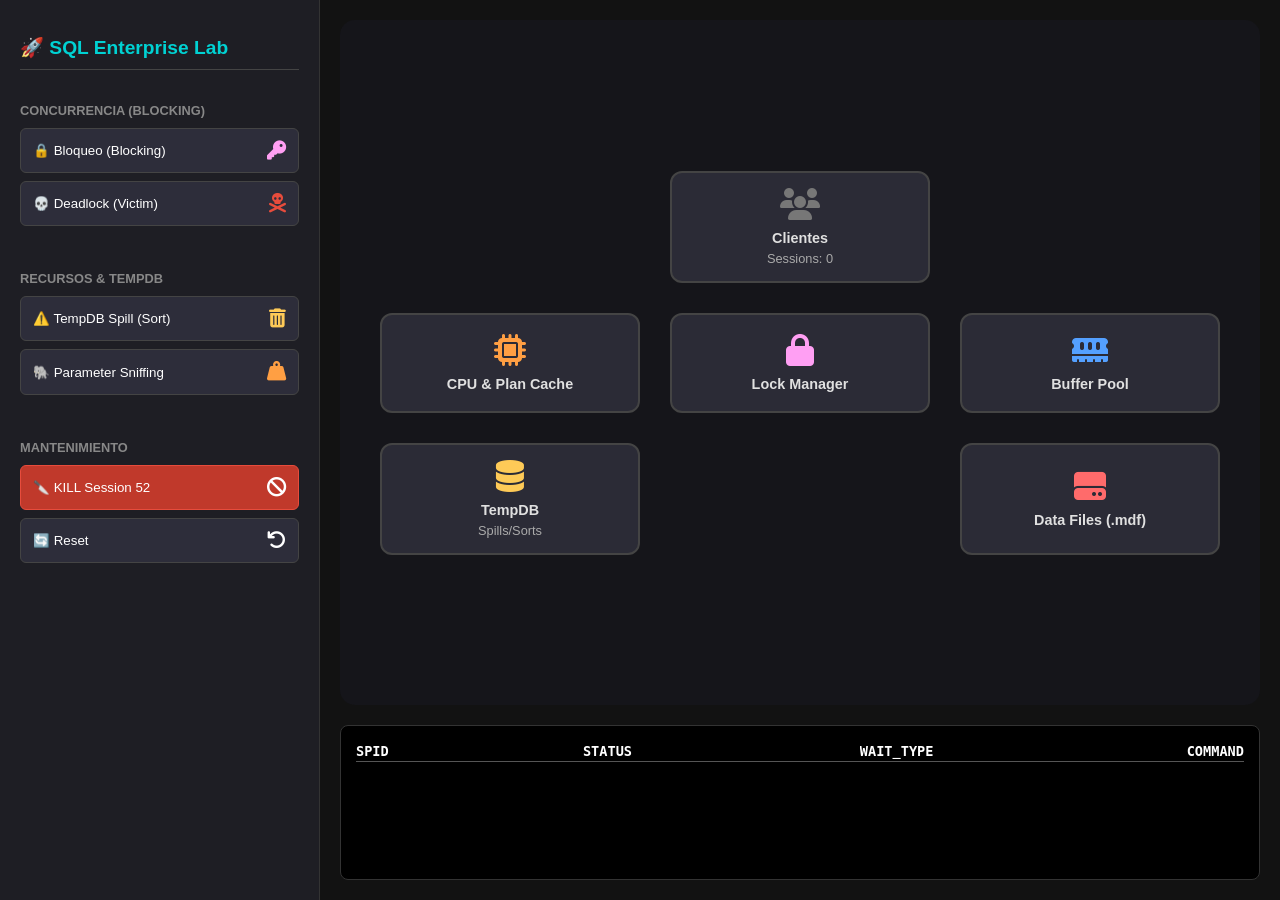
<file: Simulador_SQL_Enterprise.html>
<!DOCTYPE html>
<html lang="es">
<head>
    <meta charset="UTF-8">
    <meta name="viewport" content="width=device-width, initial-scale=1.0">
    <title>SQL Enterprise Simulator: Concurrency & Internals</title>
    <link rel="stylesheet" href="https://cdnjs.cloudflare.com/ajax/libs/font-awesome/6.4.0/css/all.min.css">
    <style>
        :root {
            --bg: #121212; --panel: #1e1e24; --text: #e0e0e0;
            --cpu: #ff9f43; --ram: #54a0ff; --disk: #ff6b6b; --tempdb: #feca57; --lock: #ff9ff3;
            --session-a: #00d2d3; --session-b: #ff6b6b;
        }
        *, *::before, *::after { box-sizing: border-box; }
        body { font-family: 'Segoe UI', sans-serif; background: var(--bg); color: var(--text); margin: 0; height: 100vh; display: flex; overflow: hidden; }

        /* CONTROL PANEL */
        .sidebar { width: 320px; flex: 0 0 320px; background: var(--panel); padding: 20px; display: flex; flex-direction: column; border-right: 1px solid #333; overflow-y: auto; }
        .sidebar h2 { color: var(--session-a); font-size: 1.2rem; border-bottom: 1px solid #444; padding-bottom: 10px; }
        .scenario-group { margin-bottom: 20px; }
        .scenario-group h4 { color: #888; text-transform: uppercase; font-size: 0.8rem; margin-bottom: 10px; }
        
        button {
            width: 100%; padding: 12px; margin-bottom: 8px; border: 1px solid #444; background: #2d2d3a; color: #fff; 
            border-radius: 6px; cursor: pointer; text-align: left; display: flex; justify-content: space-between; align-items: center; transition: 0.2s;
        }
        button:hover { background: #3d3d4a; border-color: var(--session-a); }
        button.active { background: #2d3436; border-left: 4px solid var(--session-a); }
        .scenario-btn.active { box-shadow: 0 0 0 1px rgba(0, 210, 211, 0.35); }
        button i { font-size: 1.2rem; }

        /* STAGE */
        .stage { flex: 1; padding: 20px; position: relative; display: flex; flex-direction: column; min-width: 0; min-height: 0; overflow: hidden; }
        
        /* ARCHITECTURE DIAGRAM */
        .grid-system {
            display: grid; grid-template-columns: repeat(3, 1fr); gap: 30px; 
            background: #15151a; padding: 40px; border-radius: 15px; margin-bottom: 20px;
            position: relative; flex: 1 1 auto; min-height: 360px; align-content: center; overflow: hidden;
        }

        .node {
            background: #2b2b36; border: 2px solid #444; border-radius: 12px; padding: 15px;
            display: flex; flex-direction: column; align-items: center; justify-content: center;
            position: relative; z-index: 10; min-height: 100px; transition: 0.3s;
        }
        .node i { font-size: 2rem; margin-bottom: 10px; color: #777; }
        .node-title { font-size: 0.9rem; font-weight: bold; }
        .node-metric { font-size: 0.8rem; color: #aaa; margin-top: 5px; }

        @media (max-width: 768px) {
            body { flex-direction: column; height: auto; overflow-y: auto; }
            .sidebar { width: 100%; flex: none; border-right: none; height: 350px; }
            .stage { padding: 10px; }
            .grid-system { grid-template-columns: 1fr; gap: 15px; padding: 20px; }
            .node { min-height: 80px; }
        }

        /* CONEXIONES VISUALES (SVG LINES) */
        svg.connections { position: absolute; top: 0; left: 0; width: 100%; height: 100%; pointer-events: none; z-index: 1; }
        line { stroke: #333; stroke-width: 2; }

        /* PARTICULAS (QUERIES) */
        .packet {
            position: absolute; width: 18px; height: 18px; border-radius: 50%;
            z-index: 20; box-shadow: 0 0 10px currentColor; transition: transform 0.1s linear;
            display: flex; align-items: center; justify-content: center; font-size: 10px; color: black; font-weight: bold;
        }
        .pkt-sess-51 { background: var(--session-a); color: var(--session-a); }
        .pkt-sess-52 { background: var(--session-b); color: var(--session-b); }

        /* ALERTAS DE ESTADO */
        .wait-badge {
            position: absolute; top: -10px; right: -10px; background: #e74c3c; color: white;
            padding: 4px 8px; border-radius: 10px; font-size: 0.75rem; font-weight: bold; opacity: 0; transition: 0.3s;
            box-shadow: 0 2px 5px rgba(0,0,0,0.5);
        }

        /* LIVE MONITOR */
        .monitor { background: #000; padding: 15px; border-radius: 8px; font-family: 'Consolas', monospace; color: #0f0; flex: 0 0 155px; overflow-y: auto; font-size: 0.85rem; border: 1px solid #333; }
        .mon-row { display: flex; justify-content: space-between; gap: 10px; border-bottom: 1px solid #222; padding: 2px 0; }
        .mon-row span { overflow: hidden; text-overflow: ellipsis; white-space: nowrap; }
        .mon-head { color: #fff; font-weight: bold; border-bottom: 1px solid #555; }

        /* STYLES FOR SPECIFIC STATES */
        .node.locked { border-color: var(--lock); box-shadow: 0 0 15px var(--lock); }
        .node.spill { border-color: var(--tempdb); box-shadow: 0 0 15px var(--tempdb); }
        .node.cpu-burn { border-color: var(--cpu); animation: pulse 0.5s infinite; }

        @keyframes pulse { 0% { transform: scale(1); } 50% { transform: scale(1.02); } 100% { transform: scale(1); } }

        @media (max-width: 900px) {
            body { flex-direction: column; overflow-y: auto; }
            .sidebar { width: 100%; flex: 0 0 auto; max-height: 300px; border-right: none; border-bottom: 1px solid #333; }
            .stage { min-height: 700px; overflow: visible; }
            .grid-system { min-width: 760px; overflow: visible; }
            .monitor { flex-basis: 170px; overflow-x: auto; }
        }
    </style>
</head>
<body>

<div class="sidebar">
    <h2>🚀 SQL Enterprise Lab</h2>
    
    <div class="scenario-group">
        <h4>Concurrencia (Blocking)</h4>
        <button class="scenario-btn" onclick="runScenario('blocking', this)">
            <span>🔒 Bloqueo (Blocking)</span> <i class="fas fa-key" style="color: var(--lock)"></i>
        </button>
        <button class="scenario-btn" onclick="runScenario('deadlock', this)">
            <span>💀 Deadlock (Victim)</span> <i class="fas fa-skull-crossbones" style="color: #e74c3c"></i>
        </button>
    </div>

    <div class="scenario-group">
        <h4>Recursos & TempDB</h4>
        <button class="scenario-btn" onclick="runScenario('spill', this)">
            <span>⚠️ TempDB Spill (Sort)</span> <i class="fas fa-trash-alt" style="color: var(--tempdb)"></i>
        </button>
        <button class="scenario-btn" onclick="runScenario('parameter_sniffing', this)">
            <span>🐘 Parameter Sniffing</span> <i class="fas fa-weight-hanging" style="color: var(--cpu)"></i>
        </button>
    </div>

    <div class="scenario-group">
        <h4>Mantenimiento</h4>
        <button onclick="killSession()" style="background: #c0392b; border-color: #e74c3c;">
            <span>🔪 KILL Session 52</span> <i class="fas fa-ban"></i>
        </button>
        <button onclick="resetSim()">
            <span>🔄 Reset</span> <i class="fas fa-undo"></i>
        </button>
    </div>
</div>

<div class="stage">
    <div class="grid-system" id="grid">
        <svg class="connections">
            </svg>

        <div class="node" id="n-client" style="grid-column: 2;">
            <i class="fas fa-users"></i>
            <span class="node-title">Clientes</span>
            <span class="node-metric">Sessions: <span id="val-sess">0</span></span>
        </div>

        <div class="node" id="n-cpu" style="grid-column: 1;">
            <div class="wait-badge" id="w-cpu">SOS_SCHEDULER</div>
            <i class="fas fa-microchip" style="color: var(--cpu)"></i>
            <span class="node-title">CPU & Plan Cache</span>
        </div>

        <div class="node" id="n-lock" style="grid-column: 2;">
            <div class="wait-badge" id="w-lock">LCK_M_X</div>
            <i class="fas fa-lock" style="color: var(--lock)"></i>
            <span class="node-title">Lock Manager</span>
        </div>

        <div class="node" id="n-ram" style="grid-column: 3;">
            <div class="wait-badge" id="w-ram">PAGEIOLATCH</div>
            <i class="fas fa-memory" style="color: var(--ram)"></i>
            <span class="node-title">Buffer Pool</span>
        </div>

        <div class="node" id="n-tempdb" style="grid-column: 1;">
            <div class="wait-badge" id="w-temp">IO_COMPLETION</div>
            <i class="fas fa-database" style="color: var(--tempdb)"></i>
            <span class="node-title">TempDB</span>
            <span class="node-metric">Spills/Sorts</span>
        </div>

        <div class="node" id="n-data" style="grid-column: 3;">
            <div class="wait-badge" id="w-disk">PAGEIOLATCH_EX</div>
            <i class="fas fa-hdd" style="color: var(--disk)"></i>
            <span class="node-title">Data Files (.mdf)</span>
        </div>
    </div>

    <div class="monitor" id="monitor">
        <div class="mon-row mon-head">
            <span style="width: 50px">SPID</span>
            <span style="width: 100px">STATUS</span>
            <span style="width: 150px">WAIT_TYPE</span>
            <span>COMMAND</span>
        </div>
        </div>
</div>

<script>
    // --- CONFIGURACIÓN ---
    const nodes = {
        client: document.getElementById('n-client'),
        cpu: document.getElementById('n-cpu'),
        lock: document.getElementById('n-lock'),
        ram: document.getElementById('n-ram'),
        tempdb: document.getElementById('n-tempdb'),
        data: document.getElementById('n-data')
    };

    let activePackets = [];
    let scenarioState = null;
    let deadlockTimer = null;
    let scenarioTimers = [];

    function setScenarioTimer(callback, delay) {
        const timer = setTimeout(callback, delay);
        scenarioTimers.push(timer);
        return timer;
    }

    // --- ESCENARIOS ---
    function runScenario(type, trigger) {
        resetSim();
        scenarioState = type;
        document.querySelectorAll('.scenario-btn').forEach(btn => btn.classList.remove('active'));
        if (trigger) trigger.classList.add('active');

        if (type === 'blocking') {
            logMonitor("INFO", "Iniciando escenario de Bloqueo...");
            // SPID 51 (El bloqueador) - UPDATE
            spawnPacket('51', 'update', ['client', 'cpu', 'lock', 'ram', 'data', 'lock']); // Se queda en lock
            
            setScenarioTimer(() => {
                // SPID 52 (La víctima) - SELECT
                if (scenarioState !== 'blocking') return;
                spawnPacket('52', 'select', ['client', 'cpu', 'lock']); // Se detiene en lock
            }, 2000);
        }

        if (type === 'deadlock') {
            logMonitor("INFO", "Iniciando escenario de Deadlock...");
            spawnPacket('51', 'update_a', ['client', 'cpu', 'lock']);
            setScenarioTimer(() => {
                if (scenarioState !== 'deadlock') return;
                spawnPacket('52', 'update_b', ['client', 'cpu', 'lock']);
            }, 900);

            deadlockTimer = setScenarioTimer(() => {
                if (scenarioState !== 'deadlock') return;
                logMonitor("ERROR", "Deadlock detectado. SPID 52 elegido como víctima.");
                const victim = activePackets.find(p => p.dataset.spid === '52');
                if (victim) {
                    victim.dataset.status = 'KILLED';
                    victim.style.background = '#000';
                    updateMonitor('52', 'KILLED/ROLLBACK', '1205', 'DEADLOCK VICTIM');
                    setTimeout(() => victim.remove(), 500);
                }

                const survivor = activePackets.find(p => p.dataset.spid === '51');
                if (survivor) {
                    survivor.dataset.status = 'COMPLETED';
                    updateMonitor('51', 'COMPLETED', '', 'COMMIT');
                    setTimeout(() => survivor.remove(), 900);
                }

                nodes.lock.classList.remove('locked');
                hideBadges();
            }, 5200);
        }

        if (type === 'spill') {
            logMonitor("INFO", "Consulta pesada detectada (Sort Warning)...");
            // SPID 55 - Consulta con poca memoria
            spawnPacket('55', 'big_sort', ['client', 'cpu', 'ram', 'tempdb', 'ram', 'client']);
        }

        if (type === 'parameter_sniffing') {
            logMonitor("INFO", "Plan Cache contaminado con parámetros atípicos...");
            // SPID 60 - CPU Burn
            spawnPacket('60', 'cpu_burn', ['client', 'cpu', 'cpu', 'cpu', 'data', 'client']);
        }
    }

    // --- MOTOR DE SIMULACIÓN ---
    function spawnPacket(spid, type, pathIds) {
        const pkt = document.createElement('div');
        pkt.className = `packet pkt-sess-${spid === '51' ? '51' : '52'}`;
        pkt.innerText = spid;
        pkt.dataset.spid = spid;
        pkt.dataset.step = 0;
        pkt.dataset.path = JSON.stringify(pathIds);
        pkt.dataset.status = 'RUNNING';
        
        document.getElementById('grid').appendChild(pkt);
        activePackets.push(pkt);

        movePacket(pkt);
        updateMonitor(spid, 'RUNNING', '', type.toUpperCase());
    }

    function movePacket(pkt) {
        if (pkt.dataset.status === 'KILLED') { pkt.remove(); return; }

        const path = JSON.parse(pkt.dataset.path);
        const stepIndex = parseInt(pkt.dataset.step);
        
        if (stepIndex >= path.length) {
            pkt.remove(); // Fin del viaje
            updateMonitor(pkt.dataset.spid, 'COMPLETED', '', '--');
            return;
        }

        const currentNodeId = path[stepIndex];
        const nodeEl = nodes[currentNodeId];

        // Lógica de "Eventos en Nodos"
        let delay = 1000;
        
        // --- LÓGICA DE BLOQUEO (Blocking) ---
        if (scenarioState === 'blocking' && currentNodeId === 'lock') {
            if (pkt.dataset.spid === '51') {
                // El bloqueador: Se queda sosteniendo el bloqueo
                nodeEl.classList.add('locked');
                showBadge('w-lock', 'Holding Lock (X)');
                updateMonitor('51', 'SLEEPING', 'None', 'AWAITING COMMAND');
                delay = 999999; // Se queda ahí para siempre hasta reset
            } else if (pkt.dataset.spid === '52') {
                // La víctima: Choca con el bloqueo
                updateMonitor('52', 'SUSPENDED', 'LCK_M_X', 'SELECT * FROM..');
                // Efecto visual de rebote/espera
                pkt.style.animation = "pulse 0.5s infinite";
                delay = 999999; 
            }
        }

        // --- LÓGICA DE DEADLOCK ---
        if (scenarioState === 'deadlock' && currentNodeId === 'lock') {
            nodeEl.classList.add('locked');
            showBadge('w-lock', 'DEADLOCK');
            const command = pkt.dataset.spid === '51' ? 'UPDATE TablaA -> TablaB' : 'UPDATE TablaB -> TablaA';
            updateMonitor(pkt.dataset.spid, 'SUSPENDED', 'LCK_M_X', command);
            pkt.style.animation = "pulse 0.5s infinite";
            delay = 999999;
        }

        // --- LÓGICA DE TEMPDB SPILL ---
        if (scenarioState === 'spill' && currentNodeId === 'tempdb') {
            nodeEl.classList.add('spill');
            showBadge('w-temp', 'SORT WARNING');
            updateMonitor('55', 'SUSPENDED', 'IO_COMPLETION', 'SORTING...');
            delay = 3000; // Lento
        }

        // --- LÓGICA DE CPU BURN (Sniffing) ---
        if (scenarioState === 'parameter_sniffing' && currentNodeId === 'cpu') {
            nodeEl.classList.add('cpu-burn');
            showBadge('w-cpu', 'SOS_SCHEDULER');
            updateMonitor('60', 'RUNNABLE', 'SOS_SCHEDULER_YIELD', 'COMPILING...');
            delay = 1500; 
        }

        // Animación de movimiento
        const rect = nodeEl.getBoundingClientRect();
        const gridRect = document.getElementById('grid').getBoundingClientRect();
        
        // Centrar en el nodo
        const x = rect.left - gridRect.left + rect.width/2 - 9;
        const y = rect.top - gridRect.top + rect.height/2 - 9;

        pkt.style.transform = `translate(${x}px, ${y}px)`;

        // Preparar siguiente paso
        setTimeout(() => {
            if (pkt.dataset.status !== 'KILLED') {
                // Limpiar estados visuales temporales
                if(currentNodeId === 'tempdb') nodeEl.classList.remove('spill');
                if(currentNodeId === 'cpu') nodeEl.classList.remove('cpu-burn');
                hideBadges();

                pkt.dataset.step = stepIndex + 1;
                movePacket(pkt);
            }
        }, delay);
    }

    // --- UTILIDADES ---
    function killSession() {
        if (scenarioState !== 'blocking') return;
        
        // Matamos la sesión 52 (o 51 si quieres simular kill al blocker)
        logMonitor("WARN", "KILL 52 ejecutado por DBA.");
        const victim = activePackets.find(p => p.dataset.spid === '52');
        if (victim) {
            victim.dataset.status = 'KILLED';
            victim.style.background = '#000';
            setTimeout(() => victim.remove(), 500);
            updateMonitor('52', 'KILLED/ROLLBACK', '', '');
        }
    }

    function resetSim() {
        scenarioTimers.forEach(timer => clearTimeout(timer));
        scenarioTimers = [];
        if (deadlockTimer) {
            clearTimeout(deadlockTimer);
            deadlockTimer = null;
        }
        activePackets.forEach(p => {
            p.dataset.status = 'KILLED';
            p.remove();
        });
        activePackets = [];
        scenarioState = null;
        document.querySelectorAll('.scenario-btn').forEach(btn => btn.classList.remove('active'));
        document.querySelectorAll('.node').forEach(n => n.classList.remove('locked', 'spill', 'cpu-burn'));
        hideBadges();
        document.getElementById('monitor').innerHTML = `
            <div class="mon-row mon-head">
                <span style="width: 50px">SPID</span>
                <span style="width: 100px">STATUS</span>
                <span style="width: 150px">WAIT_TYPE</span>
                <span>COMMAND</span>
            </div>`;
    }

    function updateMonitor(spid, status, wait, cmd) {
        // Buscar fila existente
        let row = document.getElementById(`row-${spid}`);
        if (!row) {
            row = document.createElement('div');
            row.className = 'mon-row';
            row.id = `row-${spid}`;
            document.getElementById('monitor').appendChild(row);
        }
        
        // Color por estado
        let color = '#0f0';
        if (status === 'SUSPENDED') color = '#e74c3c'; // Rojo
        if (status === 'SLEEPING') color = '#feca57'; // Amarillo

        row.innerHTML = `
            <span style="width: 50px; color: #fff">${spid}</span>
            <span style="width: 100px; color: ${color}">${status}</span>
            <span style="width: 150px">${wait || '-'}</span>
            <span>${cmd}</span>
        `;
    }

    function logMonitor(type, msg) {
        const row = document.createElement('div');
        row.style.color = '#aaa';
        row.style.fontSize = '0.8em';
        row.innerText = `[${type}] ${msg}`;
        document.getElementById('monitor').appendChild(row);
        document.getElementById('monitor').scrollTop = document.getElementById('monitor').scrollHeight;
    }

    function showBadge(id, text) {
        const el = document.getElementById(id);
        el.innerText = text;
        el.style.opacity = 1;
    }
    
    function hideBadges() {
        document.querySelectorAll('.wait-badge').forEach(b => b.style.opacity = 0);
    }

</script>
</body>
</html>
</file>
<file: styles.css>
:root {
    --primary: #00d4ff;
    --secondary: #0056b3;
    --dark: #0f172a;
    --light: #f8fafc;
    --gray: #94a3b8;
    --card-bg: #1e293b;
}

* {
    margin: 0;
    padding: 0;
    box-sizing: border-box;
    scroll-behavior: smooth;
}

body {
    font-family: 'Inter', -apple-system, BlinkMacSystemFont, 'Segoe UI', Roboto, sans-serif;
    background-color: var(--dark);
    color: var(--light);
    line-height: 1.6;
}

.container {
    max-width: 1200px;
    margin: 0 auto;
    padding: 0 20px;
}

/* Navbar */
header {
    background: rgba(15, 23, 42, 0.9);
    backdrop-filter: blur(10px);
    position: fixed;
    width: 100%;
    top: 0;
    z-index: 1000;
    border-bottom: 1px solid rgba(255, 255, 255, 0.1);
}

.navbar {
    display: flex;
    justify-content: space-between;
    align-items: center;
    padding: 1rem 5%;
    max-width: 1400px;
    margin: 0 auto;
}

.logo {
    font-size: 1.5rem;
    font-weight: 800;
    text-transform: uppercase;
    letter-spacing: 2px;
}

.logo span {
    color: var(--primary);
}

.nav-links {
    display: flex;
    list-style: none;
    gap: 2.5rem;
}

.nav-links a {
    text-decoration: none;
    color: var(--light);
    font-size: 0.9rem;
    font-weight: 500;
    transition: 0.3s;
}

.nav-links a:hover {
    color: var(--primary);
}

.btn-primary {
    background: var(--primary);
    color: var(--dark) !important;
    padding: 0.5rem 1.2rem;
    border-radius: 4px;
}

/* Hero */
.hero {
    height: 100vh;
    display: flex;
    align-items: center;
    justify-content: center;
    text-align: center;
    padding: 0 20px;
}

.hero-content h1 {
    font-size: Clamp(2.5rem, 8vw, 4.5rem);
    line-height: 1.1;
    margin-bottom: 1.5rem;
}

.hero-content h1 span {
    color: var(--primary);
}

.hero-content p {
    font-size: 1.2rem;
    color: var(--gray);
    max-width: 700px;
    margin: 0 auto 2.5rem;
}

.hero-btns {
    display: flex;
    gap: 1rem;
    justify-content: center;
}

.btn-main, .btn-secondary {
    padding: 1rem 2rem;
    border-radius: 8px;
    font-weight: 600;
    text-decoration: none;
    transition: 0.3s;
}

.btn-main {
    background: var(--primary);
    color: var(--dark);
}

.btn-secondary {
    border: 1px solid var(--gray);
    color: var(--light);
}

.btn-main:hover {
    opacity: 0.9;
    transform: translateY(-2px);
}

/* Features */
.features {
    padding: 100px 0;
}

.section-title {
    text-align: center;
    font-size: 2.5rem;
    margin-bottom: 60px;
}

.grid {
    display: grid;
    grid-template-columns: repeat(auto-fit, minmax(300px, 1fr));
    gap: 2rem;
}

.card {
    background: var(--card-bg);
    padding: 3rem;
    border-radius: 20px;
    transition: 0.4s;
    border: 1px solid rgba(255, 255, 255, 0.05);
}

.card:hover {
    transform: translateY(-10px);
    border-color: var(--primary);
    box-shadow: 0 20px 40px rgba(0, 0, 0, 0.3);
}

.card i {
    font-size: 2.5rem;
    color: var(--primary);
    margin-bottom: 1.5rem;
}

.card h3 {
    margin-bottom: 1rem;
    font-size: 1.5rem;
}

.card p {
    color: var(--gray);
    font-size: 1rem;
}

footer {
    text-align: center;
    padding: 50px 0;
    border-top: 1px solid rgba(255, 255, 255, 0.05);
    color: var(--gray);
}

@media (max-width: 768px) {
    .nav-links {
        position: fixed;
        top: 70px;
        right: -100%;
        background: var(--dark);
        width: 100%;
        height: calc(100vh - 70px);
        flex-direction: column;
        align-items: center;
        padding-top: 2rem;
        transition: 0.3s;
        border-top: 1px solid rgba(255, 255, 255, 0.1);
    }

    .nav-links.active {
        right: 0;
    }

    .menu-toggle {
        display: block;
        font-size: 1.5rem;
        cursor: pointer;
    }
}

.menu-toggle {
    display: none;
}
</file>
